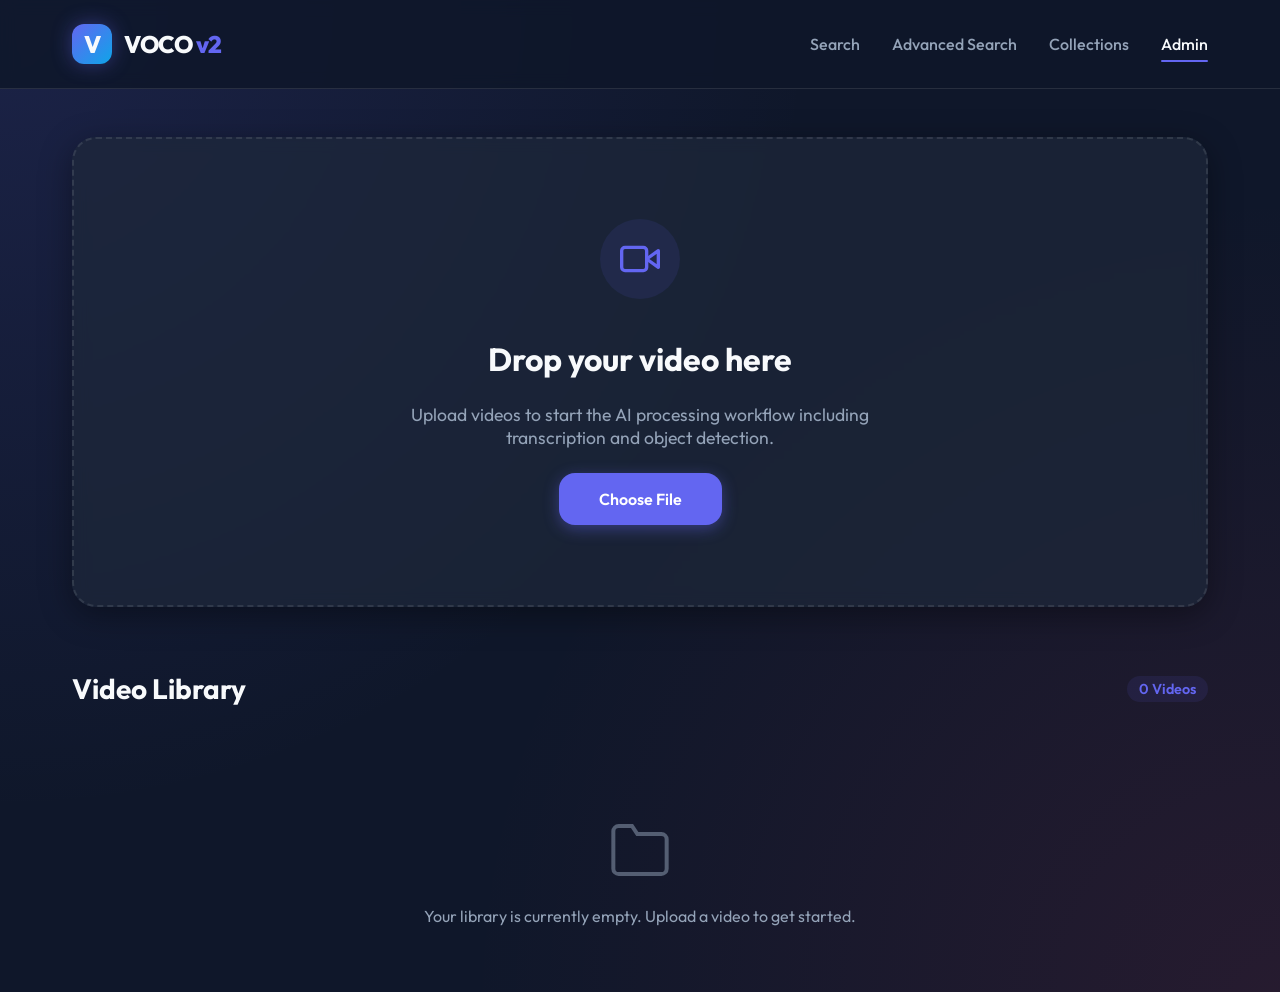
<file: frontend/index.html>
<!DOCTYPE html>
<html lang="en">
<head>
    <meta charset="UTF-8">
    <meta name="viewport" content="width=device-width, initial-scale=1.0">
    <title>VOCO v2 - AI Video Search</title>
    <meta http-equiv="refresh" content="0; url=admin.html">
    <style>
        body {
            background: #0f172a;
            color: white;
            font-family: sans-serif;
            display: flex;
            align-items: center;
            justify-content: center;
            height: 100vh;
            margin: 0;
        }
    </style>
</head>
<body>
    <p>Redirecting to Search...</p>
</body>
</html>
</file>
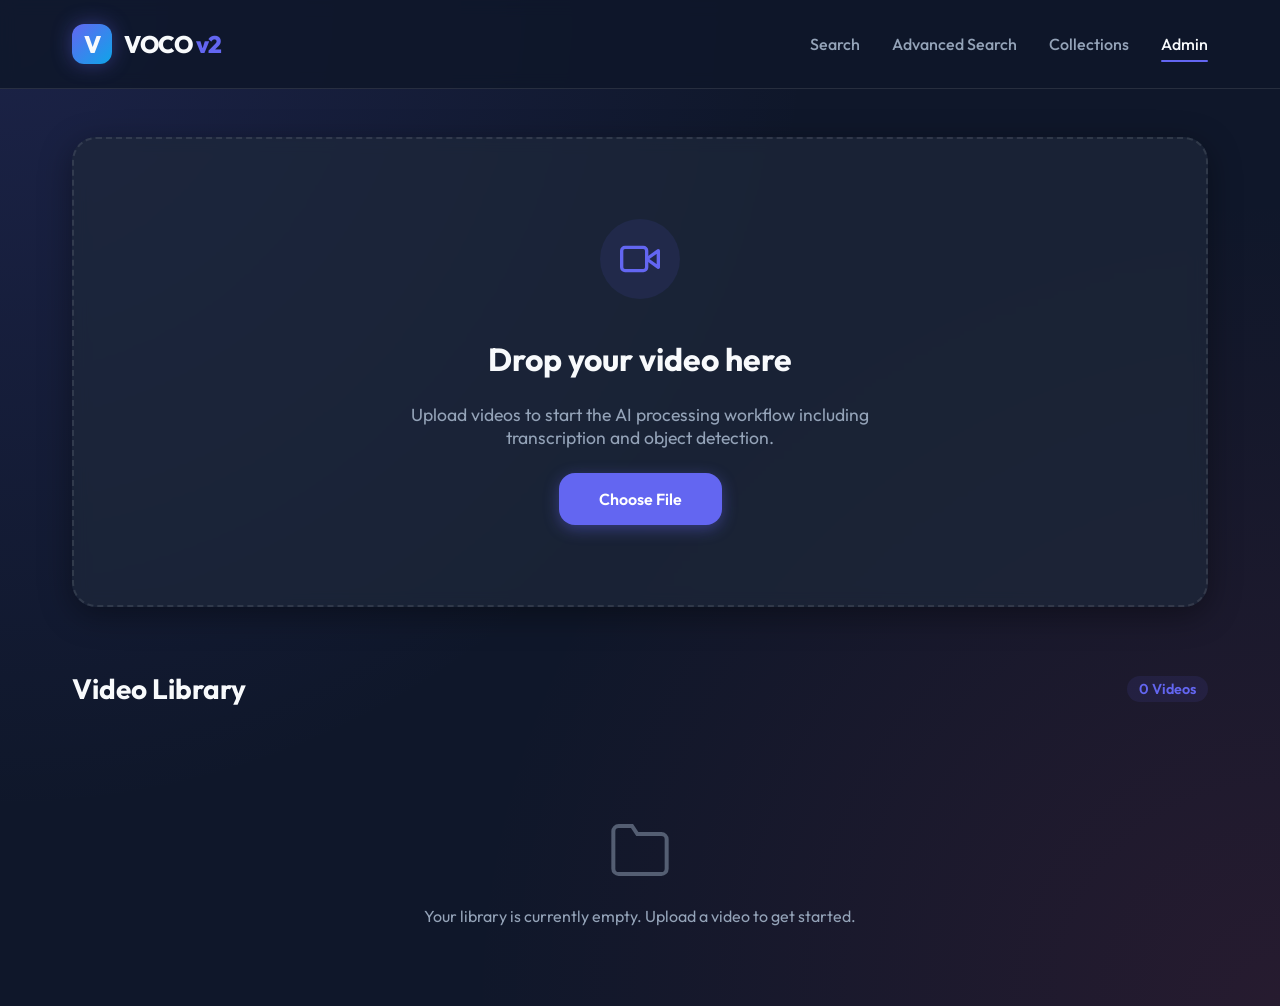
<file: frontend/admin.html>
<!DOCTYPE html>
<html lang="en">
<head>
    <meta charset="UTF-8">
    <meta name="viewport" content="width=device-width, initial-scale=1.0">
    <title>VOCO v2 - AI Video Management</title>
    <link rel="preconnect" href="https://fonts.googleapis.com">
    <link rel="preconnect" href="https://fonts.gstatic.com" crossorigin>
    <link href="https://fonts.googleapis.com/css2?family=Outfit:wght@300;400;500;600;700;800;900&display=swap" rel="stylesheet">
    <link rel="stylesheet" href="admin-style.css">
</head>
<body>
    <header class="header">
        <div class="container">
            <div class="header-content">
                <a href="search.html" class="logo">
                    <div class="logo-icon">V</div>
                    <span class="logo-text">VOCO <span style="color: var(--primary); font-weight: 800;">v2</span></span>
                </a>
                <nav class="nav">
                    <a href="search.html" class="nav-link">Search</a>
                    <a href="advanced-search.html" class="nav-link">Advanced Search</a>
                    <a href="collections.html" class="nav-link">Collections</a>
                    <a href="#" class="nav-link active">Admin</a>
                </nav>
            </div>
        </div>
    </header>

    <main class="main">
        <div class="container">
            <section class="upload-section">
                <div class="glass upload-zone" id="upload-zone">
                    <div class="upload-zone-content">
                        <div class="video-icon">
                            <svg width="40" height="40" viewBox="0 0 24 24" fill="none" stroke="currentColor" stroke-width="2" stroke-linecap="round" stroke-linejoin="round">
                                <path d="M23 7l-7 5 7 5V7z"></path>
                                <rect x="1" y="5" width="15" height="14" rx="2" ry="2"></rect>
                            </svg>
                        </div>
                        <h2>Drop your video here</h2>
                        <p>Upload videos to start the AI processing workflow including transcription and object detection.</p>
                        <button class="choose-btn" id="choose-btn">Choose File</button>
                    </div>
                    <input type="file" id="file-input" accept="video/*" hidden>
                </div>
            </section>

            <section class="videos-section">
                <div class="section-header">
                    <h3 class="section-title">Video Library</h3>
                    <div class="video-count-badge">
                        <span id="video-count">0</span> Videos
                    </div>
                </div>
                
                <div class="videos-grid" id="videos-grid">
                    <!-- Dynamic Content -->
                </div>

                <div class="empty-state" id="empty-state">
                    <svg width="64" height="64" viewBox="0 0 24 24" fill="none" stroke="currentColor" stroke-width="1.5">
                        <path d="M22 19a2 2 0 0 1-2 2H4a2 2 0 0 1-2-2V5a2 2 0 0 1 2-2h5l2 3h9a2 2 0 0 1 2 2z"></path>
                    </svg>
                    <p>Your library is currently empty. Upload a video to get started.</p>
                </div>
            </section>
        </div>
    </main>

    <!-- Upload Progress Modal -->
    <div class="modal hidden" id="upload-modal">
        <div class="glass modal-content upload-progress-card">
            <!-- Header with step number -->
            <div class="modal-step-header">
                <div class="step-badge">1</div>
                <h2 id="modal-title">Upload Your Video</h2>
            </div>
            
            <!-- File Info Row -->
            <div class="file-info-row">
                <div class="file-details">
                    <svg class="file-icon" width="20" height="20" viewBox="0 0 24 24" fill="none" stroke="currentColor" stroke-width="2">
                        <path d="M23 7l-7 5 7 5V7z"></path>
                        <rect x="1" y="5" width="15" height="14" rx="2" ry="2"></rect>
                    </svg>
                    <span id="file-name" class="file-name-text">filename.mp4</span>
                </div>
                <div class="status-badge" id="modal-status-badge">Processing...</div>
            </div>
            
            <!-- Progress Bar -->
            <div class="progress-bar-container">
                <div class="progress-fill" id="progress-fill"></div>
            </div>
            
            <!-- Status Dots -->
            <div class="status-dots-row">
                <div class="status-dot-item" id="dot-uploading">
                    <span class="dot"></span>
                    <span class="dot-label">Uploading</span>
                </div>
                <div class="status-dot-item" id="dot-transcribing">
                    <span class="dot"></span>
                    <span class="dot-label">Transcribing</span>
                </div>
                <div class="status-dot-item" id="dot-ready">
                    <span class="dot"></span>
                    <span class="dot-label">Ready</span>
                </div>
            </div>

            <!-- Terminal Logs -->
            <div class="log-container" id="log-container">
                <div class="log-line system">Waiting for process to start...</div>
            </div>
        </div>
    </div>

    <!-- Success Modal -->
    <div class="modal hidden" id="success-modal">
        <div class="glass modal-content" style="text-align: center;">
            <div style="color: var(--success); margin-bottom: 1.5rem;">
                <svg width="64" height="64" viewBox="0 0 24 24" fill="none" stroke="currentColor" stroke-width="2.5">
                    <polyline points="20 6 9 17 4 12"></polyline>
                </svg>
            </div>
            <h3 style="font-size: 1.5rem; margin-bottom: 1rem;">Process Complete</h3>
            <p style="color: var(--text-muted); margin-bottom: 2rem;">Your video has been successfully indexed and is ready for searching.</p>
            
            <div id="success-results" style="background: rgba(255,255,255,0.05); padding: 1.5rem; border-radius: 1rem; margin-bottom: 2rem; text-align: left;">
                <div style="display: flex; justify-content: space-between; margin-bottom: 0.75rem;">
                    <span style="color: var(--text-muted);">Duration:</span>
                    <span id="success-duration" style="font-weight: 600;">-</span>
                </div>
                <div style="display: flex; justify-content: space-between; margin-bottom: 0.75rem;">
                    <span style="color: var(--text-muted);">Language:</span>
                    <span id="success-language" style="font-weight: 600;">-</span>
                </div>
                <div style="display: flex; justify-content: space-between;">
                    <span style="color: var(--text-muted);">Objects:</span>
                    <span id="success-objects" style="font-weight: 600;">-</span>
                </div>
            </div>
            
            <button class="choose-btn" id="close-success" style="width: 100%;">Return to Library</button>
        </div>
    </div>

    <div class="toast hidden" id="toast">
        <span id="toast-message"></span>
    </div>

    <script src="admin.js"></script>
</body>
</html>
</file>
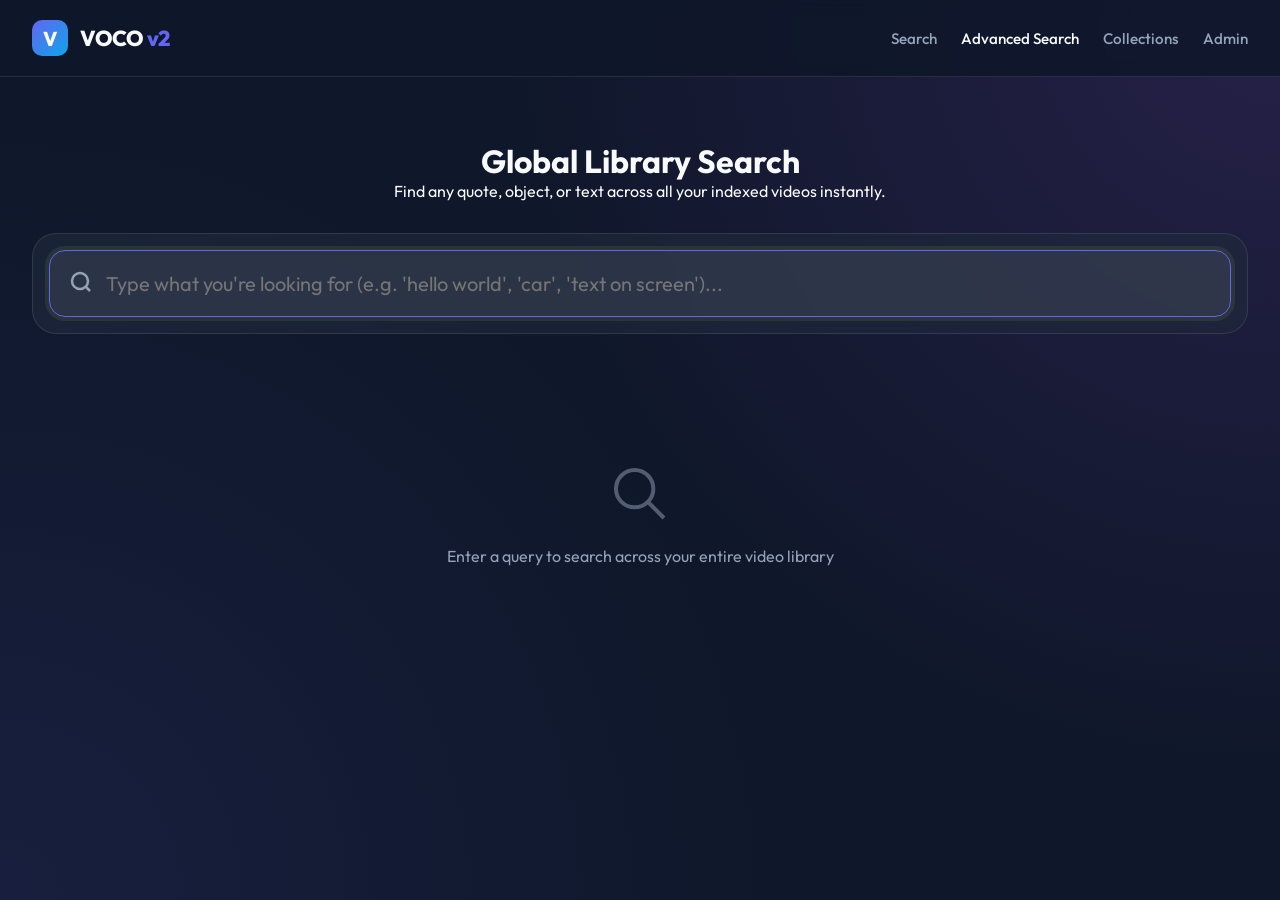
<file: frontend/advanced-search.html>
<!DOCTYPE html>
<html lang="en">
<head>
    <meta charset="UTF-8">
    <meta name="viewport" content="width=device-width, initial-scale=1.0">
    <title>Advanced Search - VOCO v2</title>
    <link rel="preconnect" href="https://fonts.googleapis.com">
    <link rel="preconnect" href="https://fonts.gstatic.com" crossorigin>
    <link href="https://fonts.googleapis.com/css2?family=Outfit:wght@300;400;500;600;700;800;900&display=swap" rel="stylesheet">
    <link rel="stylesheet" href="search-style.css">
    <style>
        .search-hero {
            text-align: center;
            padding: 4rem 0 2rem;
            max-width: 800px;
            margin: 0 auto;
        }
        
        .advanced-search-box {
            margin-bottom: 3rem;
            padding: 1rem;
            border-radius: 1.5rem;
        }
        
        .global-search-input-wrapper {
            position: relative;
            display: flex;
            align-items: center;
        }
        
        .global-search-input {
            width: 100%;
            background: rgba(255, 255, 255, 0.05);
            border: 1px solid rgba(255, 255, 255, 0.1);
            border-radius: 1rem;
            padding: 1.25rem 1.5rem 1.25rem 3.5rem;
            color: white;
            font-size: 1.25rem;
            font-family: inherit;
            transition: all 0.3s ease;
        }
        
        .global-search-input:focus {
            outline: none;
            background: rgba(255, 255, 255, 0.08);
            border-color: var(--primary);
            box-shadow: 0 0 0 4px rgba(107, 124, 58, 0.2);
        }
        
        .global-search-icon {
            position: absolute;
            left: 1.25rem;
            color: var(--text-muted);
            pointer-events: none;
        }
        
        .results-container {
            display: flex;
            flex-direction: column;
            gap: 2.5rem;
        }
        
        .video-result-group {
            border-radius: 1.5rem;
            overflow: hidden;
            background: rgba(255, 255, 255, 0.03);
            border: 1px solid rgba(255, 255, 255, 0.05);
        }
        
        .video-group-header {
            display: flex;
            gap: 1.5rem;
            padding: 1.5rem;
            background: rgba(255, 255, 255, 0.02);
            border-bottom: 1px solid rgba(255, 255, 255, 0.05);
        }
        
        .video-thumbnail-mini {
            width: 160px;
            height: 90px;
            border-radius: 0.75rem;
            background: #000;
            object-fit: cover;
            flex-shrink: 0;
            box-shadow: 0 4px 12px rgba(0,0,0,0.3);
        }
        
        .video-group-info {
            display: flex;
            flex-direction: column;
            justify-content: center;
        }
        
        .video-group-title {
            font-size: 1.25rem;
            font-weight: 700;
            margin-bottom: 0.5rem;
            color: white;
        }
        
        .video-group-meta {
            font-size: 0.85rem;
            color: var(--text-muted);
            display: flex;
            gap: 1rem;
        }
        
        .matches-list {
            padding: 1rem;
            display: flex;
            flex-direction: column;
            gap: 0.75rem;
        }
        
        .match-card {
            display: flex;
            align-items: center;
            gap: 1.25rem;
            padding: 1rem 1.25rem;
            border-radius: 0.75rem;
            background: rgba(255, 255, 255, 0.02);
            border: 1px solid transparent;
            cursor: pointer;
            transition: all 0.2s ease;
        }
        
        .match-card:hover {
            background: rgba(255, 255, 255, 0.06);
            border-color: rgba(255, 255, 255, 0.1);
            transform: translateX(4px);
        }
        
        .match-timestamp {
            background: var(--primary);
            color: white;
            padding: 0.25rem 0.6rem;
            border-radius: 0.4rem;
            font-size: 0.75rem;
            font-weight: 700;
            min-width: 60px;
            text-align: center;
        }
        
        .match-content {
            flex-grow: 1;
        }
        
        .match-text {
            font-size: 0.95rem;
            line-height: 1.5;
            color: var(--text-primary);
        }
        
        .match-type-badge {
            font-size: 0.7rem;
            text-transform: uppercase;
            letter-spacing: 0.05em;
            padding: 0.2rem 0.5rem;
            border-radius: 100px;
            background: rgba(255,255,255,0.05);
            color: var(--text-muted);
            margin-left: 1rem;
            font-weight: 600;
        }
        
        .match-type-transcript { border-left: 3px solid var(--primary); }
        .match-type-object { border-left: 3px solid var(--accent-orange); }
        .match-type-ocr { border-left: 3px solid #3498db; }
        
        mark {
            background: rgba(107, 124, 58, 0.4);
            color: white;
            padding: 0 2px;
            border-radius: 2px;
        }
        
        .empty-state-global {
            text-align: center;
            padding: 5rem 0;
            color: var(--text-muted);
        }
        
        .loading-spinner {
            display: flex;
            justify-content: center;
            padding: 3rem;
        }
        
        @keyframes spin {
            to { transform: rotate(360deg); }
        }
        
        .spinner {
            width: 40px;
            height: 40px;
            border: 3px solid rgba(255,255,255,0.1);
            border-top-color: var(--primary);
            border-radius: 50%;
            animation: spin 0.8s linear infinite;
        }
    </style>
</head>
<body>
    <header class="header">
        <div class="container">
            <div class="header-content">
                <a href="search.html" class="logo">
                    <div class="logo-icon">V</div>
                    <span class="logo-text">VOCO <span style="color: var(--primary); font-weight: 800;">v2</span></span>
                </a>
                <nav class="nav">
                    <a href="search.html" class="nav-link">Search</a>
                    <a href="advanced-search.html" class="nav-link active">Advanced Search</a>
                    <a href="collections.html" class="nav-link">Collections</a>
                    <a href="admin.html" class="nav-link">Admin</a>
                </nav>
            </div>
        </div>
    </header>

    <main class="main">
        <div class="container">
            <div class="search-hero">
                <h1>Global Library Search</h1>
                <p>Find any quote, object, or text across all your indexed videos instantly.</p>
            </div>

            <div class="glass advanced-search-box">
                <div class="global-search-input-wrapper">
                    <div class="global-search-icon">
                        <svg width="24" height="24" viewBox="0 0 24 24" fill="none" stroke="currentColor" stroke-width="2.5">
                            <circle cx="11" cy="11" r="8"></circle>
                            <line x1="21" y1="21" x2="16.65" y2="16.65"></line>
                        </svg>
                    </div>
                    <input type="text" id="global-search-input" class="global-search-input" placeholder="Type what you're looking for (e.g. 'hello world', 'car', 'text on screen')..." autocomplete="off" autofocus>
                </div>
            </div>

            <div id="results-count-global" style="margin-bottom: 1.5rem; color: var(--text-muted); font-size: 0.9rem;"></div>

            <div id="global-results-container" class="results-container">
                <!-- Results will be injected here -->
                <div class="empty-state-global">
                    <svg width="64" height="64" viewBox="0 0 24 24" fill="none" stroke="currentColor" stroke-width="1.5" style="margin-bottom: 1rem; opacity: 0.5;">
                        <path d="M21 21l-6-6m2-5a7 7 0 11-14 0 7 7 0 0114 0z"></path>
                    </svg>
                    <p>Enter a query to search across your entire video library</p>
                </div>
            </div>
        </div>
    </main>

    <script src="advanced-search.js"></script>
</body>
</html>
</file>
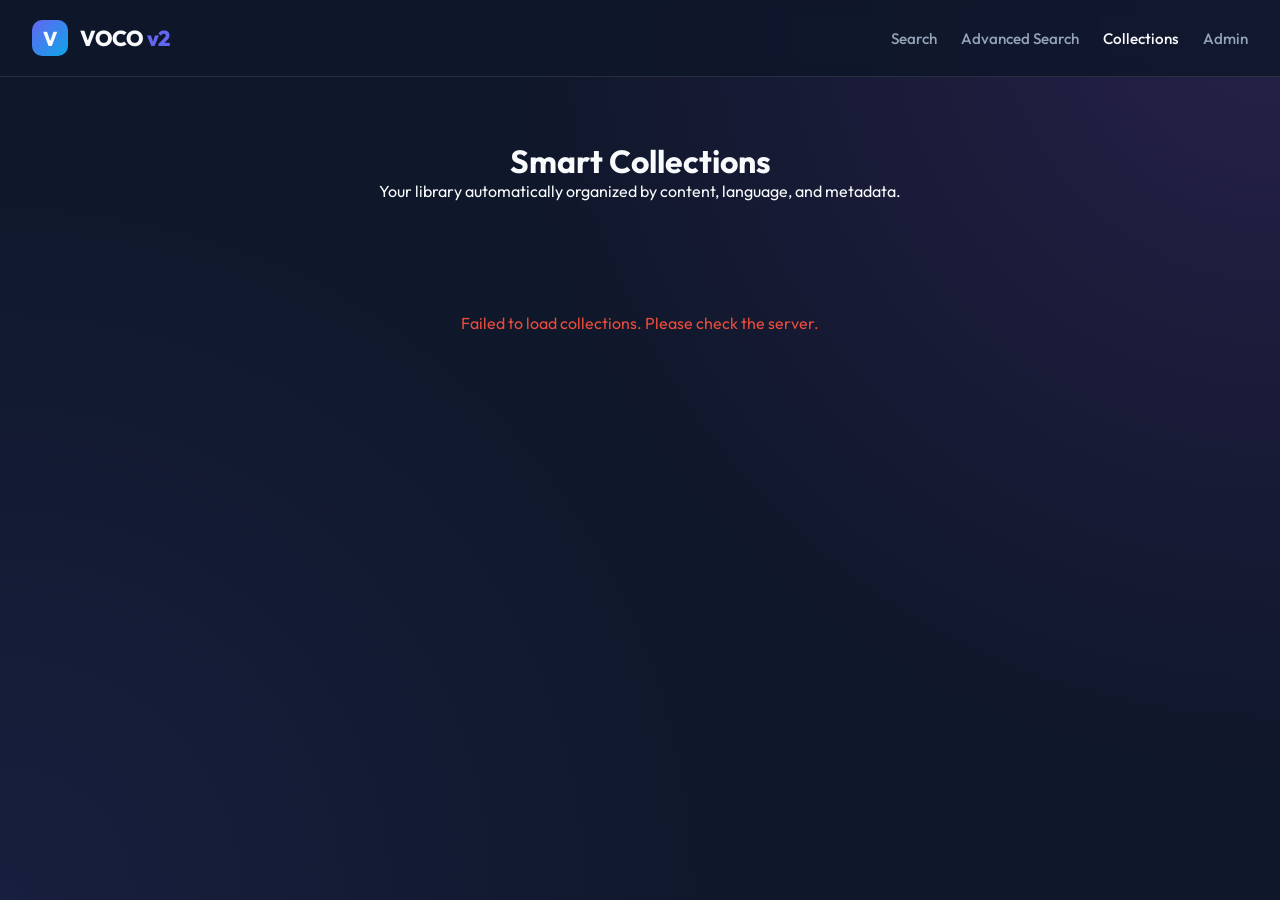
<file: frontend/collections.html>
<!DOCTYPE html>
<html lang="en">
<head>
    <meta charset="UTF-8">
    <meta name="viewport" content="width=device-width, initial-scale=1.0">
    <title>Smart Collections - VOCO v2</title>
    <link rel="preconnect" href="https://fonts.googleapis.com">
    <link rel="preconnect" href="https://fonts.gstatic.com" crossorigin>
    <link href="https://fonts.googleapis.com/css2?family=Outfit:wght@300;400;500;600;700;800;900&display=swap" rel="stylesheet">
    <link rel="stylesheet" href="search-style.css">
    <style>
        .collections-hero {
            text-align: center;
            padding: 4rem 0 2rem;
        }
        
        .collections-grid {
            display: grid;
            grid-template-columns: repeat(auto-fill, minmax(300px, 1fr));
            gap: 2rem;
            margin-top: 2rem;
        }
        
        .collection-card {
            background: rgba(255, 255, 255, 0.03);
            border: 1px solid rgba(255, 255, 255, 0.05);
            border-radius: 1.5rem;
            padding: 2rem;
            text-align: center;
            cursor: pointer;
            transition: all 0.3s ease;
            position: relative;
            overflow: hidden;
        }
        
        .collection-card:hover {
            transform: translateY(-8px);
            background: rgba(255, 255, 255, 0.06);
            border-color: var(--primary);
        }
        
        .collection-icon {
            width: 64px;
            height: 64px;
            background: rgba(107, 124, 58, 0.1);
            color: var(--primary);
            border-radius: 1rem;
            display: flex;
            align-items: center;
            justify-content: center;
            margin: 0 auto 1.5rem;
        }
        
        .collection-name {
            font-size: 1.5rem;
            font-weight: 700;
            margin-bottom: 0.5rem;
            color: white;
        }
        
        .collection-count {
            color: var(--text-muted);
            font-size: 0.9rem;
        }
        
        .category-title {
            margin-top: 4rem;
            font-size: 1.25rem;
            font-weight: 700;
            color: var(--primary);
            text-transform: uppercase;
            letter-spacing: 0.1em;
            display: flex;
            align-items: center;
            gap: 1rem;
        }
        
        .category-title::after {
            content: '';
            flex-grow: 1;
            height: 1px;
            background: rgba(255, 255, 255, 0.1);
        }
        
        /* Video List Overlay */
        .collection-overlay {
            position: fixed;
            top: 0;
            left: 0;
            width: 100%;
            height: 100%;
            background: rgba(15, 23, 42, 0.95);
            backdrop-filter: blur(10px);
            z-index: 1000;
            display: none;
            overflow-y: auto;
            padding: 4rem 2rem;
        }
        
        .overlay-header {
            max-width: 1200px;
            margin: 0 auto 3rem;
            display: flex;
            align-items: center;
            justify-content: space-between;
        }
        
        .close-overlay {
            background: rgba(255, 255, 255, 0.05);
            border: none;
            color: white;
            padding: 0.75rem;
            border-radius: 50%;
            cursor: pointer;
            transition: all 0.2s;
        }
        
        .close-overlay:hover {
            background: rgba(255, 255, 255, 0.1);
            color: #e74c3c;
        }
        
        .video-grid-overlay {
            max-width: 1200px;
            margin: 0 auto;
            display: grid;
            grid-template-columns: repeat(auto-fill, minmax(280px, 1fr));
            gap: 2rem;
        }
        
        .video-card-mini {
            background: rgba(255, 255, 255, 0.03);
            border-radius: 1rem;
            overflow: hidden;
            border: 1px solid rgba(255, 255, 255, 0.05);
            transition: all 0.2s;
            cursor: pointer;
        }
        
        .video-card-mini:hover {
            transform: scale(1.03);
            border-color: var(--primary);
        }
        
        .card-thumb {
            width: 100%;
            aspect-ratio: 16/9;
            background: #000;
            object-fit: cover;
        }
        
        .card-info {
            padding: 1rem;
        }
        
        .card-title {
            font-weight: 600;
            font-size: 0.95rem;
            margin-bottom: 0.25rem;
            white-space: nowrap;
            overflow: hidden;
            text-overflow: ellipsis;
        }
        
        .card-meta {
            font-size: 0.8rem;
            color: var(--text-muted);
        }
    </style>
</head>
<body>
    <header class="header">
        <div class="container">
            <div class="header-content">
                <a href="search.html" class="logo">
                    <div class="logo-icon">V</div>
                    <span class="logo-text">VOCO <span style="color: var(--primary); font-weight: 800;">v2</span></span>
                </a>
                <nav class="nav">
                    <a href="search.html" class="nav-link">Search</a>
                    <a href="advanced-search.html" class="nav-link">Advanced Search</a>
                    <a href="collections.html" class="nav-link active">Collections</a>
                    <a href="admin.html" class="nav-link">Admin</a>
                </nav>
            </div>
        </div>
    </header>

    <main class="main">
        <div class="container">
            <div class="collections-hero">
                <h1>Smart Collections</h1>
                <p>Your library automatically organized by content, language, and metadata.</p>
            </div>

            <div id="collections-container">
                <!-- Categories and Cards will be injected here -->
                <div style="text-align: center; padding: 5rem;">
                    <div class="spinner" style="margin: 0 auto;"></div>
                    <p style="margin-top: 1rem; color: var(--text-muted);">Organizing your library...</p>
                </div>
            </div>
        </div>
    </main>

    <!-- Collection Overlay -->
    <div id="collection-overlay" class="collection-overlay">
        <div class="overlay-header">
            <div>
                <h2 id="overlay-title" style="font-size: 2.5rem; font-weight: 800; margin-bottom: 0.5rem;">Collection Name</h2>
                <p id="overlay-subtitle" style="color: var(--text-muted);">X videos in this collection</p>
            </div>
            <button class="close-overlay" id="close-overlay">
                <svg width="24" height="24" viewBox="0 0 24 24" fill="none" stroke="currentColor" stroke-width="2">
                    <line x1="18" y1="6" x2="6" y2="18"></line>
                    <line x1="6" y1="6" x2="18" y2="18"></line>
                </svg>
            </button>
        </div>
        <div id="video-grid-overlay" class="video-grid-overlay">
            <!-- Videos will be injected here -->
        </div>
    </div>

    <script src="collections.js"></script>
</body>
</html>
</file>
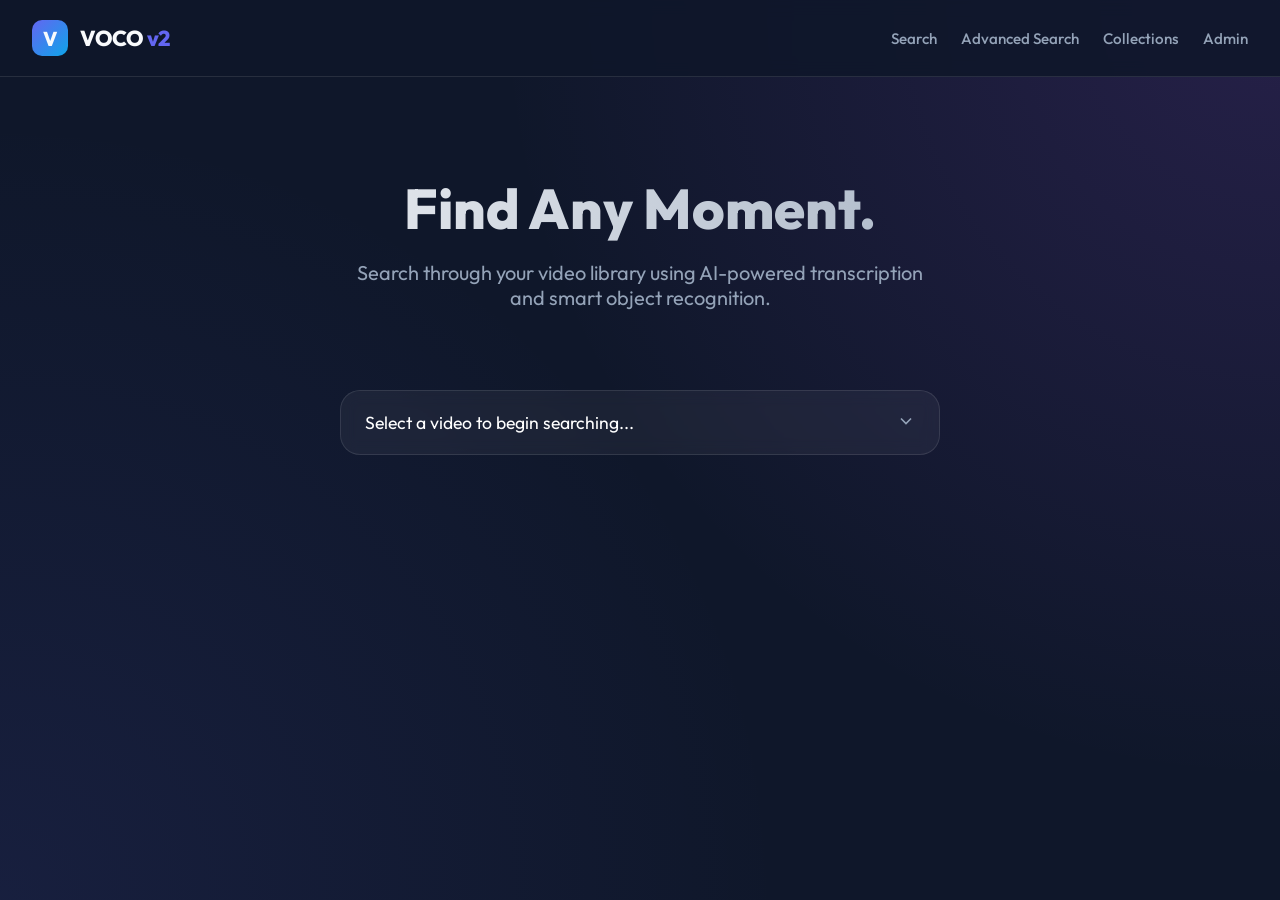
<file: frontend/search.html>
<!DOCTYPE html>
<html lang="en">
<head>
    <meta charset="UTF-8">
    <meta name="viewport" content="width=device-width, initial-scale=1.0">
    <title>VOCO v2 - AI Video Search</title>
    <link rel="preconnect" href="https://fonts.googleapis.com">
    <link rel="preconnect" href="https://fonts.gstatic.com" crossorigin>
    <link href="https://fonts.googleapis.com/css2?family=Outfit:wght@300;400;500;600;700;800;900&display=swap" rel="stylesheet">
    <link rel="stylesheet" href="search-style.css">
</head>
<body>
    <header class="header">
        <div class="container">
            <div class="header-content">
                <a href="search.html" class="logo">
                    <div class="logo-icon">V</div>
                    <span class="logo-text">VOCO <span style="color: var(--primary); font-weight: 800;">v2</span></span>
                </a>
                <nav class="nav">
                    <a href="search.html" class="nav-link">Search</a>
                    <a href="advanced-search.html" class="nav-link">Advanced Search</a>
                    <a href="collections.html" class="nav-link">Collections</a>
                    <a href="admin.html" class="nav-link">Admin</a>
                </nav>
            </div>
        </div>
    </header>

    <main class="main">
        <!-- Initial Video Selection -->
        <div id="selection-view" class="container">
            <div class="hero">
                <h1>Find Any Moment.</h1>
                <p>Search through your video library using AI-powered transcription and smart object recognition.</p>
            </div>
            
            <div class="video-selector-container">
                <select id="video-dropdown" class="video-dropdown glass">
                    <option value="">Select a video to begin searching...</option>
                </select>
                <div style="position: absolute; right: 1.5rem; top: 50%; transform: translateY(-50%); pointer-events: none; color: var(--text-muted);">
                    <svg width="20" height="20" viewBox="0 0 24 24" fill="none" stroke="currentColor" stroke-width="2">
                        <path d="M6 9l6 6 6-6"></path>
                    </svg>
                </div>
            </div>
        </div>

        <!-- Active Search View -->
        <div id="search-view" class="container hidden">
            <div style="display: flex; align-items: center; justify-content: space-between; margin: 2rem 0;">
                <h2 id="current-video-name" style="font-size: 1.5rem; font-weight: 700;">Video Title</h2>
                <button id="back-btn" class="tab-btn" style="background: rgba(255,255,255,0.05); padding: 0.5rem 1rem; border-radius: 0.5rem; border: none; color: white; cursor: pointer; display: flex; align-items: center; gap: 0.5rem;">
                    <svg width="18" height="18" viewBox="0 0 24 24" fill="none" stroke="currentColor" stroke-width="2">
                        <path d="M19 12H5M12 19l-7-7 7-7"></path>
                    </svg>
                    Switch Video
                </button>
            </div>

            <div class="search-layout">
                <div class="main-content">
                    <div class="glass search-box">
                        <div class="search-tabs">
                            <button class="tab-btn active" data-tab="transcript">Transcript</button>
                            <button class="tab-btn" data-tab="objects">Objects</button>
                            <button class="tab-btn" data-tab="visual-text">Visual Text</button>
                        </div>

                        <div class="search-input-wrapper">
                            <div class="search-icon-abs">
                                <svg width="20" height="20" viewBox="0 0 24 24" fill="none" stroke="currentColor" stroke-width="2.5">
                                    <circle cx="11" cy="11" r="8"></circle>
                                    <line x1="21" y1="21" x2="16.65" y2="16.65"></line>
                                </svg>
                            </div>
                            <input type="text" id="search-input" class="search-input" placeholder="What are you looking for?" autocomplete="off">
                        </div>

                        <!-- Filter Tags Container -->
                        <div id="filter-tags-section" class="filter-tags-section hidden">
                            <span class="filter-label">Common:</span>
                            <div id="filter-tags-container" style="display: flex; flex-wrap: wrap; gap: 0.5rem;">
                                <!-- Dynamic Tags -->
                            </div>
                        </div>
                    </div>

                    <!-- Full Transcript Collapsible (Kept from last version) -->
                    <div class="transcript-collapsible glass" style="margin-top: 1rem;">
                        <button class="collapsible-trigger" id="transcript-trigger">
                            <div class="trigger-content">
                                <svg width="18" height="18" viewBox="0 0 24 24" fill="none" stroke="currentColor" stroke-width="2">
                                    <path d="M14 2H6a2 2 0 0 0-2 2v16a2 2 0 0 0 2 2h12a2 2 0 0 0 2-2V8z"></path>
                                    <polyline points="14 2 14 8 20 8"></polyline>
                                </svg>
                                <span id="trigger-text">Show Full Transcript</span>
                            </div>
                            <svg class="chevron" width="20" height="20" viewBox="0 0 24 24" fill="none" stroke="currentColor" stroke-width="2">
                                <path d="M6 9l6 6 6-6"></path>
                            </svg>
                        </button>
                        <div class="collapsible-content hidden" id="full-transcript-content">
                            <div class="transcript-loading">Loading transcript...</div>
                        </div>
                    </div>

                    <div class="player-container glass" style="margin-top: 1rem;">
                        <video id="video-player" controls preload="auto"></video>
                        
                        <div class="timeline-wrapper">
                            <div class="timeline-labels">
                                <span>Speech</span>
                                <span>Objects</span>
                                <span>Visual Text</span>
                            </div>
                            <div class="timeline-container" id="timeline-container">
                                <div class="timeline-layer" id="layer-transcript"></div>
                                <div class="timeline-layer" id="layer-objects"></div>
                                <div class="timeline-layer" id="layer-visual-text"></div>
                                <div class="timeline-playhead" id="timeline-playhead"></div>
                            </div>
                            <div class="timeline-time">
                                <span id="current-time">00:00</span>
                                <span id="total-time">00:00</span>
                            </div>
                        </div>
                    </div>
                </div>

                <aside class="sidebar">
                    <div class="glass results-panel">
                        <div class="results-header">
                            <h3 style="font-size: 1.15rem; font-weight: 700;">Results</h3>
                            <span id="results-count" style="font-size: 0.85rem; color: var(--text-muted);">0 found</span>
                        </div>
                        <div id="results-list" class="results-list">
                            <!-- Dynamic Results -->
                            <div id="empty-results" style="text-align: center; padding: 3rem 1rem; color: var(--text-muted);">
                                Enter a query to see results
                            </div>
                        </div>
                    </div>
                </aside>
            </div>
        </div>
    </main>

    <div class="toast hidden" id="toast">
        <span id="toast-message"></span>
    </div>

    <script src="search.js"></script>
</body>
</html>
</file>
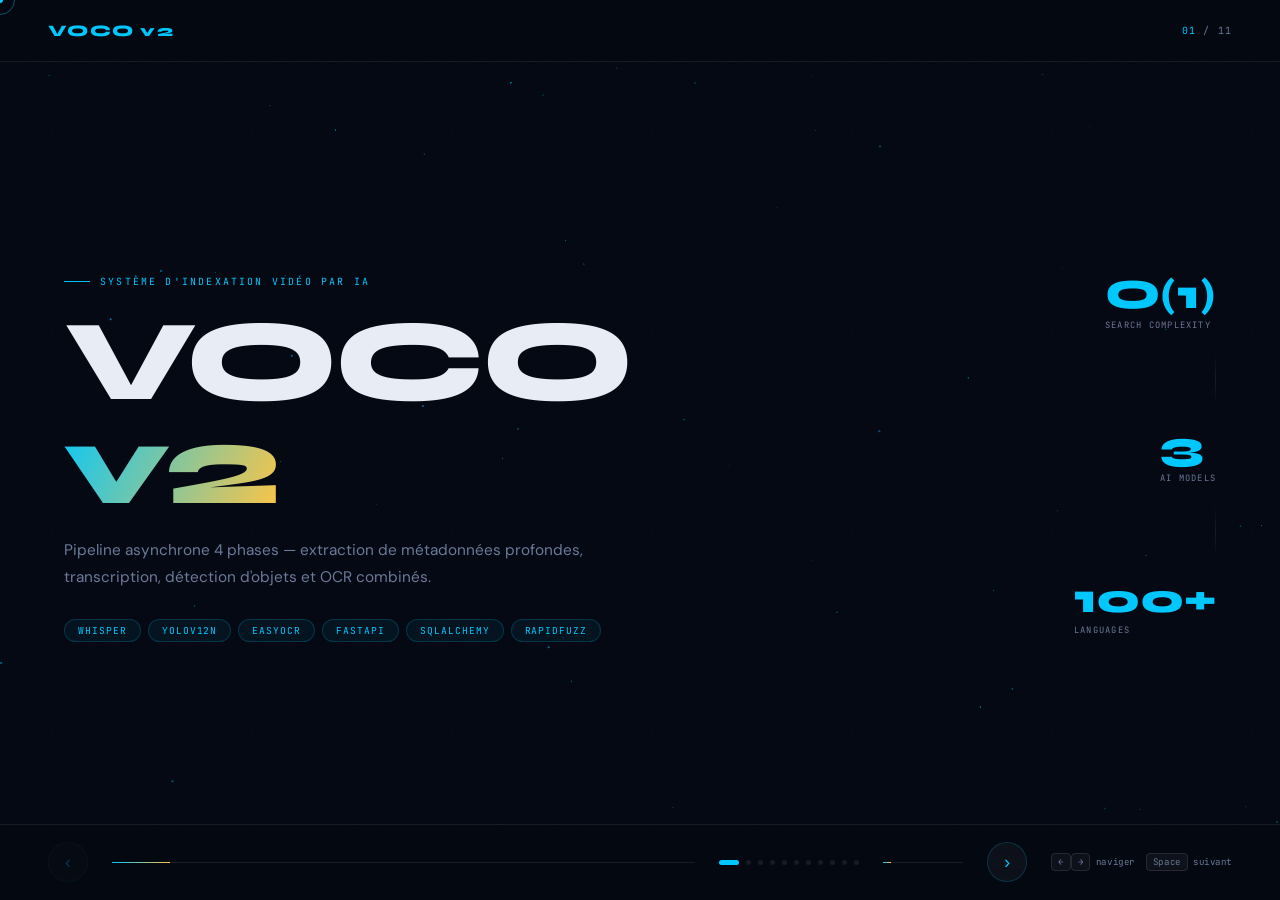
<file: presentation/presentation.html>
<!DOCTYPE html>
<html lang="fr">
<head>
<meta charset="UTF-8">
<meta name="viewport" content="width=device-width, initial-scale=1.0">
<title>VOCO v2 — AI Video Indexing System</title>
<link rel="preconnect" href="https://fonts.googleapis.com">
<link href="https://fonts.googleapis.com/css2?family=Syne:wght@400;600;700;800&family=DM+Sans:wght@300;400;500;700&family=JetBrains+Mono:wght@300;400;500&display=swap" rel="stylesheet">
<link rel="stylesheet" href="presentation.css">
</head>
<body>
<div id="cd"></div>
<div id="cr"></div>
<canvas id="bg"></canvas>
<div id="noise"></div>

<header id="top">
  <div class="logo">VOCO v2</div>
  <div class="slide-counter"><em id="cur">01</em> / <span id="tot">10</span></div>
</header>

<main id="deck">

  <section class="slide on" data-i="0">
    <div class="inner">
      <div class="hero-grid stg">
        <div>
          <div class="hero-kicker">Système d'Indexation Vidéo par IA</div>
          <h1 class="h1">VOCO<br><span class="gradient-text">v2</span></h1>
          <p class="lead" style="margin-top:1.2rem">Pipeline asynchrone 4 phases — extraction de métadonnées profondes, transcription, détection d'objets et OCR combinés.</p>
          <div class="hero-pills">
            <span class="pill">Whisper</span><span class="pill">YOLOv12n</span><span class="pill">EasyOCR</span><span class="pill">FastAPI</span><span class="pill">SQLAlchemy</span><span class="pill">RapidFuzz</span>
          </div>
        </div>
        <div class="hero-right">
          <div class="hstat"><div class="n">O(1)</div><div class="l">Search Complexity</div></div>
          <div class="hdiv"></div>
          <div class="hstat"><div class="n">3</div><div class="l">AI Models</div></div>
          <div class="hdiv"></div>
          <div class="hstat"><div class="n">100+</div><div class="l">Languages</div></div>
        </div>
      </div>
    </div>
  </section>

  <section class="slide" data-i="1">
    <div class="inner">
      <div class="hero-grid stg">
        <div>
          <div class="hero-kicker">Présentation Générale</div>
          <h2 class="h2">Equipe & Mission</h2>
          <p class="lead" style="margin-top:1.2rem">VOCO v2 est une plateforme d'indexation vidéo IA conçue pour rendre les contenus multimédias entièrement recherchables, rapides et sûrs.</p>
          <div class="hero-copy" style="margin-top:1rem;max-width:34rem;font-size:1rem;line-height:1.8;color:rgba(255,255,255,.82);">
            Projet réalisé par <strong>Med Adem Hattay</strong> et <strong>Talel Saadani</strong>, deux étudiants en IA qui réinventent l’analyse vidéo en combinant vision, transcription et recherche sémantique.
          </div>
          <div class="hero-pills" style="margin-top:1.8rem">
            <span class="pill">Med Adem Hattay</span><span class="pill">Talel Saadani</span><span class="pill">Vision IA</span><span class="pill">3D Créatif</span>
          </div>
        </div>
        <div class="project-3d-card">
          <div class="project-3d-ring"></div>
          <div class="project-3d-inner">
            <div class="cube-face face-front">VOCO</div>
            <div class="cube-face face-right">v2</div>
            <div class="cube-face face-top">AI</div>
          </div>
          <div class="project-3d-meta">
            <div class="project-meta-title">Med Adem Hattay &amp; Talel Saadani</div>
            <div class="project-meta-sub">Animation 3D, branding futuriste et concept d’IA immersif</div>
          </div>
          <div class="project-highlights">
            <div class="highlight">🚀 Performance en temps réel</div>
            <div class="highlight">🎯 Recherche multimodale</div>
            <div class="highlight">🔒 Confidentialité locale</div>
          </div>
        </div>
      </div>
    </div>
  </section>

  <section class="slide" data-i="2">
    <div class="inner">
      <div class="stg">
        <div class="eyebrow">Vue d'ensemble</div>
        <h2 class="h2">Au programme<br>de cette présentation</h2>
      </div>
      <div class="toc-grid stg">
        <div class="toc-card c1"><div class="toc-n">01</div><div class="toc-t">Pipeline de Traitement</div><div class="toc-d">4 phases asynchrones — de l'upload à la recherche multi-modale</div></div>
        <div class="toc-card c7"><div class="toc-n">02</div><div class="toc-t">Présentation Projet</div><div class="toc-d">Equipe, mission et animation 3D immersive du projet</div></div>
        <div class="toc-card c2"><div class="toc-n">03</div><div class="toc-t">Modèles IA</div><div class="toc-d">Whisper, YOLOv12n, EasyOCR — sélection, config, benchmarks</div></div>
        <div class="toc-card c3"><div class="toc-n">04</div><div class="toc-t">Comparaison Tech</div><div class="toc-d">Nos choix vs les alternatives du marché — pourquoi</div></div>
        <div class="toc-card c4"><div class="toc-n">05</div><div class="toc-t">Fonctionnalités</div><div class="toc-d">Recherche multi-modale, timeline O(1), support 100+ langues</div></div>
        <div class="toc-card c5"><div class="toc-n">06</div><div class="toc-t">Performance</div><div class="toc-d">Métriques clés, benchmarks, paramètres d'optimisation</div></div>
        <div class="toc-card c6"><div class="toc-n">07</div><div class="toc-t">Architecture & Stack</div><div class="toc-d">FastAPI, SQLAlchemy, PyTorch, FFMPEG — les 4 piliers</div></div>
      </div>
    </div>
  </section>

  <section class="slide" data-i="3">
    <div class="inner">
      <div class="stg">
        <div class="eyebrow">Processing Pipeline</div>
        <h2 class="h2">4 phases.<br>Zéro blocage serveur.</h2>
        <p class="lead" style="margin-top:.7rem">Flux asynchrone strict — aucun thread bloquant, le serveur reste disponible pendant tout le traitement IA.</p>
      </div>
      <div class="pipe-grid stg">
        <div class="phase" data-n="01">
          <div class="ph-ey">Phase 01</div>
          <div class="ph-nm">Ingestion</div>
          <ul class="ph-ul">
            <li>Upload <code style="font-size:.75em;color:var(--cyan)">/api/upload</code> avec UUID unique</li>
            <li>FFMPEG — métadonnées + thumbnail au midpoint</li>
            <li>Flux SSE enregistré pour suivi temps réel</li>
          </ul>
        </div>
        <div class="phase" data-n="02">
          <div class="ph-ey">Phase 02</div>
          <div class="ph-nm">AI Processing</div>
          <ul class="ph-ul">
            <li>Whisper transcrit l'audio, horodatage mot/mot</li>
            <li>YOLO détecte objets à 1fps, bounding boxes</li>
            <li>EasyOCR extrait texte visuel des frames</li>
          </ul>
        </div>
        <div class="phase" data-n="03">
          <div class="ph-ey">Phase 03</div>
          <div class="ph-nm">Stockage</div>
          <ul class="ph-ul">
            <li>SQLAlchemy ORM — MySQL ou SQLite</li>
            <li>Video → Segments → Words → Objects → VisualText</li>
            <li>Événement 100% déverrouille la vidéo</li>
          </ul>
        </div>
        <div class="phase" data-n="04">
          <div class="ph-ey">Phase 04</div>
          <div class="ph-nm">Recherche</div>
          <ul class="ph-ul">
            <li>RapidFuzz — fautes de frappe tolérées</li>
            <li>Index HashMap O(1) → timeline instantanée</li>
            <li>Multi-modal : transcriptions, objets, OCR</li>
          </ul>
        </div>
      </div>
    </div>
  </section>

  <section class="slide" data-i="4">
    <div class="inner">
      <div class="stg">
        <div class="eyebrow">Modèles d'Intelligence Artificielle</div>
        <h2 class="h2">Trois couches.<br>Un seul worker.</h2>
      </div>
      <div class="models-grid stg">
        <div class="mc w">
          <span class="mc-ico">🎙️</span>
          <div class="mc-name">OpenAI Whisper</div>
          <div class="mc-type">Audio Transcription</div>
          <p class="mc-body">Isole la piste audio du conteneur vidéo. Génère des horodatages exacts au niveau du mot — navigation temporelle précise à la seconde.</p>
          <div class="mc-stats">
            <div><div class="ms-val">~100</div><div class="ms-lbl">Langues</div></div>
            <div><div class="ms-val">6-8%</div><div class="ms-lbl">Error Rate</div></div>
          </div>
        </div>
        <div class="mc y">
          <span class="mc-ico">👁️</span>
          <div class="mc-name">YOLOv12n</div>
          <div class="mc-type">Object Detection</div>
          <p class="mc-body">Échantillonne à 1fps, conf=0.45, FP16 half-precision. 80+ classes COCO. 50% d'économie VRAM avec précision quasi-identique.</p>
          <div class="mc-stats">
            <div><div class="ms-val">80+</div><div class="ms-lbl">Classes COCO</div></div>
            <div><div class="ms-val">2×</div><div class="ms-lbl">vs YOLOv8</div></div>
          </div>
        </div>
        <div class="mc o">
          <span class="mc-ico">📄</span>
          <div class="mc-name">EasyOCR</div>
          <div class="mc-type">Visual Text Recognition</div>
          <p class="mc-body">Extrait tout texte visible — panneaux, slides, affiches. GPU partagé avec YOLO. Filtrage de confiance à 0.3 pour éviter le bruit.</p>
          <div class="mc-stats">
            <div><div class="ms-val">1fps</div><div class="ms-lbl">Optimal Rate</div></div>
            <div><div class="ms-val">0.3</div><div class="ms-lbl">Conf Seuil</div></div>
          </div>
        </div>
      </div>
    </div>
  </section>

  <section class="slide" data-i="5">
    <div class="inner">
      <div class="stg">
        <div class="eyebrow">Comparaison IA</div>
        <h2 class="h2">Notre stack IA<br>contre les alternatives.</h2>
      </div>
      <div class="cmp-grid stg">
        <div class="cmp-col">
          <div class="cmp-hd g">👁 Computer Vision</div>
          <div class="cmp-row">
            <div class="cmp-t"><span class="ct-badge u">Utilisé</span><div class="ct-nm">YOLOv12n</div><div class="ct-spec">Optimisé pour vitesse</div><div class="ct-spec">FP16 / VRAM réduite</div><div class="ct-spec">Meilleur pour edge et local</div></div>
            <div class="cmp-t"><span class="ct-badge a">Alternative</span><div class="ct-nm">YOLOv8</div><div class="ct-spec">Modèle plus lourd</div><div class="ct-spec">FP32 standard</div><div class="ct-spec">Plus de coût / VRAM</div></div>
          </div>
        </div>
        <div class="cmp-col">
          <div class="cmp-hd y">🗣 NLP / ASR</div>
          <div class="cmp-row">
            <div class="cmp-t"><span class="ct-badge u">Utilisé</span><div class="ct-nm">OpenAI Whisper</div><div class="ct-spec">Local / offline</div><div class="ct-spec">Word timestamps</div><div class="ct-spec">Contrôle complet</div></div>
            <div class="cmp-t"><span class="ct-badge a">Alternative</span><div class="ct-nm">Google Speech-to-Text</div><div class="ct-spec">Cloud dépendant</div><div class="ct-spec">API payante</div><div class="ct-spec">Moins de confidentialité</div></div>
          </div>
        </div>
        <div class="cmp-col">
          <div class="cmp-hd r">📝 OCR</div>
          <div class="cmp-row">
            <div class="cmp-t"><span class="ct-badge u">Utilisé</span><div class="ct-nm">EasyOCR</div><div class="ct-spec">Open source</div><div class="ct-spec">GPU accéléré</div><div class="ct-spec">Local et maîtrisable</div></div>
            <div class="cmp-t"><span class="ct-badge a">Alternative</span><div class="ct-nm">Google Vision OCR</div><div class="ct-spec">Cloud API</div><div class="ct-spec">Coût à l'usage</div><div class="ct-spec">Dépendance externe</div></div>
          </div>
        </div>
      </div>
      <div class="reasons stg">
        <div class="rsn"><div class="rsn-ico">⚡</div><div class="rsn-t"><strong>Performance</strong>Latence plus faible, exécution locale, rapidité maximum.</div></div>
        <div class="rsn"><div class="rsn-ico">🔧</div><div class="rsn-t"><strong>Contrôle</strong>Configuration, pipeline et données 100% maîtrisés.</div></div>
        <div class="rsn"><div class="rsn-ico">💰</div><div class="rsn-t"><strong>Coût</strong>Open source et on-premise vs facturation cloud par requête.</div></div>
        <div class="rsn"><div class="rsn-ico">🔒</div><div class="rsn-t"><strong>Confidentialité</strong>Données traitées en local sans envoi externe.</div></div>
      </div>
    </div>
  </section>

  <section class="slide" data-i="6">
    <div class="inner">
      <div class="stg">
        <div class="eyebrow">Fonctionnalités</div>
        <h2 class="h2">Ce que VOCO v2<br>rend possible.</h2>
      </div>
      <div class="feat-grid stg">
        <div class="fc"><div class="fc-ico c">⚡</div><div class="fc-body"><h4>Traitement Ultra-Rapide</h4><p>Pipeline 4 phases optimisé — indexation complète en quelques minutes, modèles IA accélérés GPU.</p></div></div>
        <div class="fc"><div class="fc-ico g">🔍</div><div class="fc-body"><h4>Recherche Multi-Modale</h4><p>Recherche simultanée sur transcriptions audio, objets détectés et texte visuel OCR.</p></div></div>
        <div class="fc"><div class="fc-ico r">📊</div><div class="fc-body"><h4>Timeline O(1)</h4><p>Index HashMap — navigation instantanée vers n'importe quelle seconde de la vidéo, sans latence.</p></div></div>
        <div class="fc"><div class="fc-ico m">🌐</div><div class="fc-body"><h4>Support Multilingue</h4><p>Transcription et OCR en 100+ langues avec précision native. Modèle base configurable via env.</p></div></div>
        <div class="fc"><div class="fc-ico c">🔄</div><div class="fc-body"><h4>Traitement Asynchrone</h4><p>Upload et traitement en arrière-plan avec suivi SSE temps réel — zéro blocage serveur.</p></div></div>
        <div class="fc"><div class="fc-ico g">🛡️</div><div class="fc-body"><h4>Architecture Modulaire</h4><p>6 services découplés, swap SQLite ↔ MySQL sans toucher au code, gestion d'erreurs robuste.</p></div></div>
      </div>
    </div>
  </section>

  <section class="slide" data-i="7">
    <div class="inner">
      <div class="stg">
        <div class="eyebrow">Métriques de Performance</div>
        <h2 class="h2">Conçu pour<br>la vitesse.</h2>
      </div>
      <div class="perf-cells stg">
        <div class="pcell"><div class="pnum">O(1)</div><div class="plbl">Complexité de recherche<br>HashMap → mapping instantané</div></div>
        <div class="pcell"><div class="pnum">50%</div><div class="plbl">Économie VRAM<br>Half-precision FP16 mode</div></div>
        <div class="pcell"><div class="pnum">2×</div><div class="plbl">Gain vitesse CPU<br>YOLOv12n vs YOLOv8</div></div>
      </div>
      <div class="bench-row stg">
        <div class="bi"><div class="bdot"></div><div class="bt"><strong>Indexation</strong>&lt; 5 min / vidéo</div></div>
        <div class="bi"><div class="bdot" style="background:var(--gold)"></div><div class="bt"><strong>GPU VRAM</strong>8 GB minimum</div></div>
        <div class="bi"><div class="bdot" style="background:var(--coral)"></div><div class="bt"><strong>Scan rate</strong>1fps optimal (10fps max)</div></div>
        <div class="bi"><div class="bdot" style="background:var(--mint)"></div><div class="bt"><strong>Modèles</strong>3 IA en pipeline séquentiel</div></div>
      </div>
    </div>
  </section>

  <section class="slide" data-i="8">
    <div class="inner">
      <div class="stg" style="margin-bottom: 0.8rem;">
        <div class="eyebrow">Architecture Backend</div>
        <h2 class="h2" style="font-size: 2.3rem;">Infrastructure Modulaire</h2>
      </div>
      <div class="arch-grid stg">
        <div class="arch-mods">
          <div class="amod">
            <div class="amod-hd"><div class="adot c"></div><div class="amod-nm">📁 routers/</div></div>
            <div class="amod-bd">
              <div class="af"><span>video.py</span> — uploads & streams</div>
              <div class="af"><span>search.py</span> — sémantique</div>
            </div>
          </div>
          <div class="amod">
            <div class="amod-hd"><div class="adot g"></div><div class="amod-nm">⚙️ services/</div></div>
            <div class="amod-bd">
              <div class="af"><span>transcription.py</span> — Whisper</div>
              <div class="af"><span>object_detection.py</span> — YOLO</div>
              <div class="af"><span>ocr.py</span> — EasyOCR</div>
            </div>
          </div>
          <div class="amod">
            <div class="amod-hd"><div class="adot r"></div><div class="amod-nm">🗄️ database/</div></div>
            <div class="amod-bd">
              <div class="af"><span>core.py</span> — moteur SQLAlchemy</div>
              <div class="af"><span>service.py</span> — CRUD ops</div>
            </div>
          </div>
          <div class="amod">
            <div class="amod-hd"><div class="adot m"></div><div class="amod-nm">🧠 tasks/ & core/</div></div>
            <div class="amod-bd">
              <div class="af"><span>background.py</span> — orchestrateur</div>
              <div class="af"><span>config.py</span> — environnement</div>
            </div>
          </div>
        </div>
        
        <div class="cview">
          <div class="cview-hd">
            <div class="cdots"><span></span><span></span><span></span></div>
            <div class="cfn">tasks/background.py</div>
          </div>
          <div class="cview-body">
            <span class="cmt"># Orchestrateur — Pipeline Asynchrone</span>
            <span class="kw">async def</span> <span class="fn">process_video</span>(video_id: <span class="nm">str</span>):
              video = <span class="kw">await</span> db.get_video(video_id)
              
              <span class="cmt"># Phase 1: Extraction Audio</span>
              audio = <span class="kw">await</span> ffmpeg.extract_audio(video.path)

              <span class="cmt"># Phase 2: Analyse IA Parallèle</span>
              tasks = [
                transcription.run(audio),
                object_detection.run(video.path),
                ocr.run(video.path)
              ]
              
              <span class="cmt"># Exécution simultanée (Multi-Model)</span>
              res = <span class="kw">await</span> asyncio.gather(*tasks)
              segments, objects, visual = res

              <span class="cmt"># Phase 3: Persistance Indexée</span>
              <span class="kw">await</span> db.save_all(segments, objects, visual)
              search.build_index(video_id)
              
              progress.complete(video_id) <span class="cmt"># Déverrouillage</span></div>
        </div>
      </div>
    </div>
  </section>
  <section class="slide" data-i="9">
    <div class="inner">
      <div class="stg">
        <div class="eyebrow">Stack Technologique</div>
        <h2 class="h2">Les 4 piliers<br>de l'infrastructure.</h2>
      </div>
      <div class="stack-grid stg">
        <div class="sc s1"><span class="sc-ico">⚡</span><div class="sc-name">FastAPI</div><div class="sc-role">Backbone Async</div><p class="sc-desc">Native async/await pour les tâches IA longues et flux SSE simultanés sans aucun blocage serveur.</p></div>
        <div class="sc s2"><span class="sc-ico">🗄️</span><div class="sc-name">SQLAlchemy</div><div class="sc-role">ORM</div><p class="sc-desc">Abstraction SQL en Python. Switch SQLite ↔ MySQL via DATABASE_URL sans modifier une ligne de code.</p></div>
        <div class="sc s3"><span class="sc-ico">🔥</span><div class="sc-name">PyTorch</div><div class="sc-role">Deep Learning</div><p class="sc-desc">Framework tensoriel pour Whisper et YOLO. Gère l'allocation mémoire CUDA et la parallélisation GPU.</p></div>
        <div class="sc s4"><span class="sc-ico">🎬</span><div class="sc-name">FFMPEG</div><div class="sc-role">Multimédia</div><p class="sc-desc">Extraction audio pour Whisper, frames précises pour YOLO et EasyOCR. Standard industrie multimédia.</p></div>
      </div>
      <div class="bench-row stg" style="margin-top:1.8rem">
        <div class="bi"><div class="bdot"></div><div class="bt"><strong>Python 3.9+</strong>Runtime</div></div>
        <div class="bi"><div class="bdot" style="background:var(--gold)"></div><div class="bt"><strong>CUDA 11.8+</strong>GPU Accélération</div></div>
        <div class="bi"><div class="bdot" style="background:var(--coral)"></div><div class="bt"><strong>FFmpeg 4.4+</strong>Media Processing</div></div>
        <div class="bi"><div class="bdot" style="background:var(--mint)"></div><div class="bt"><strong>Docker Ready</strong>Déploiement</div></div>
      </div>
    </div>
  </section>

  <section class="slide" data-i="10">
    <div class="inner">
      <div class="close-wrap stg">
        <div class="eyebrow" style="justify-content:center;margin-bottom:1.3rem">VOCO v2 — Synthèse finale</div>
        <h2 class="close-h">De l'upload<br>à l'insight<br><span class="gradient-text">en secondes.</span></h2>
        <p class="close-sub">Architecture modulaire, pipeline 4 phases, 3 modèles IA — conçu pour la scalabilité, optimisé pour la vitesse, prêt pour la production.</p>
        <div class="close-stats">
          <div class="cst"><div class="n">O(1)</div><div class="l">Search Complexity</div></div>
          <div class="cst"><div class="n">100+</div><div class="l">Languages</div></div>
          <div class="cst"><div class="n">50%</div><div class="l">VRAM Savings</div></div>
        </div>
        <div class="close-pills">
          <span class="pill">WHISPER</span><span class="pill">YOLO</span><span class="pill">EASYOCR</span><span class="pill">FASTAPI</span><span class="pill">SQLALCHEMY</span><span class="pill">PYTORCH</span><span class="pill">FFMPEG</span><span class="pill">RAPIDFUZZ</span>
        </div>
      </div>
    </div>
  </section>

</main>

<footer id="bot">
  <button class="nav-btn" id="bp" disabled>‹</button>
  <div class="bar"><div class="bar-fill" id="bf" style="width:10%"></div></div>
  <div class="dots" id="dots"></div>
  <div class="bar" style="max-width:80px"><div class="bar-fill" id="bf2" style="width:10%"></div></div>
  <button class="nav-btn" id="bn">›</button>
  <div class="kbhint"><kbd>←</kbd><kbd>→</kbd> naviger &nbsp;<kbd>Space</kbd> suivant</div>
</footer>

<script>
/* WebGL Particles */
(function(){
  const c=document.getElementById('bg');
  const gl=c.getContext('webgl');
  if(!gl)return;
  let W,H;
  function rsz(){W=c.width=innerWidth;H=c.height=innerHeight;gl.viewport(0,0,W,H)}
  rsz();addEventListener('resize',rsz);
  const vs=`attribute vec2 p;attribute float s;attribute float a;uniform vec2 r;varying float va;void main(){vec2 cl=(p/r)*2.-1.;gl_Position=vec4(cl.x,-cl.y,0,1);gl_PointSize=s;va=a;}`;
  const fs=`precision mediump float;varying float va;uniform vec3 col;void main(){float d=length(gl_PointCoord-.5);float a=smoothstep(.5,.3,d)*va;gl_FragColor=vec4(col,a);}`;
  function sh(t,src){const s=gl.createShader(t);gl.shaderSource(s,src);gl.compileShader(s);return s}
  const pr=gl.createProgram();
  gl.attachShader(pr,sh(gl.VERTEX_SHADER,vs));
  gl.attachShader(pr,sh(gl.FRAGMENT_SHADER,fs));
  gl.linkProgram(pr);gl.useProgram(pr);
  const ap=gl.getAttribLocation(pr,'p'),as=gl.getAttribLocation(pr,'s'),aa=gl.getAttribLocation(pr,'a');
  const ur=gl.getUniformLocation(pr,'r'),uc=gl.getUniformLocation(pr,'col');
  const N=70;
  const px=new Float32Array(N),py=new Float32Array(N),vx=new Float32Array(N),vy=new Float32Array(N),ps=new Float32Array(N),pa=new Float32Array(N);
  for(let i=0;i<N;i++){px[i]=Math.random()*innerWidth;py[i]=Math.random()*innerHeight;vx[i]=(Math.random()-.5)*.25;vy[i]=(Math.random()-.5)*.25;ps[i]=1+Math.random()*2;pa[i]=.15+Math.random()*.35}
  const pb=gl.createBuffer(),sb=gl.createBuffer(),ab=gl.createBuffer();
  const pd=new Float32Array(N*2);
  gl.enable(gl.BLEND);gl.blendFunc(gl.SRC_ALPHA,gl.ONE);
  function frame(){
    for(let i=0;i<N;i++){px[i]+=vx[i];py[i]+=vy[i];if(px[i]<0)px[i]=W;if(px[i]>W)px[i]=0;if(py[i]<0)py[i]=H;if(py[i]>H)py[i]=0;pd[i*2]=px[i];pd[i*2+1]=py[i]}
    gl.clearColor(0,0,0,0);gl.clear(gl.COLOR_BUFFER_BIT);
    gl.uniform2f(ur,W,H);gl.uniform3f(uc,0,.78,1);
    gl.bindBuffer(gl.ARRAY_BUFFER,pb);gl.bufferData(gl.ARRAY_BUFFER,pd,gl.DYNAMIC_DRAW);
    gl.enableVertexAttribArray(ap);gl.vertexAttribPointer(ap,2,gl.FLOAT,false,0,0);
    gl.bindBuffer(gl.ARRAY_BUFFER,sb);gl.bufferData(gl.ARRAY_BUFFER,ps,gl.STATIC_DRAW);
    gl.enableVertexAttribArray(as);gl.vertexAttribPointer(as,1,gl.FLOAT,false,0,0);
    gl.bindBuffer(gl.ARRAY_BUFFER,ab);gl.bufferData(gl.ARRAY_BUFFER,pa,gl.STATIC_DRAW);
    gl.enableVertexAttribArray(aa);gl.vertexAttribPointer(aa,1,gl.FLOAT,false,0,0);
    gl.drawArrays(gl.POINTS,0,N);requestAnimationFrame(frame)
  }
  requestAnimationFrame(frame);
})();

/* Cursor */
(function(){
  const d=document.getElementById('cd'),r=document.getElementById('cr');
  let rx=0,ry=0,mx=0,my=0;
  document.addEventListener('mousemove',e=>{mx=e.clientX;my=e.clientY;d.style.left=mx+'px';d.style.top=my+'px'});
  function lp(){rx+=(mx-rx)*.12;ry+=(my-ry)*.12;r.style.left=rx+'px';r.style.top=ry+'px';requestAnimationFrame(lp)}lp();
})();

/* Slide Engine */
(function(){
  const slides=Array.from(document.querySelectorAll('.slide'));
  const N=slides.length;
  document.getElementById('tot').textContent=String(N).padStart(2,'0');
  const dotsEl=document.getElementById('dots');
  const bf=document.getElementById('bf'),bf2=document.getElementById('bf2');
  const bp=document.getElementById('bp'),bn=document.getElementById('bn');
  const cur=document.getElementById('cur');

  slides.forEach((_,i)=>{
    const b=document.createElement('button');
    b.className='dot'+(i===0?' on':'');
    b.addEventListener('click',()=>go(i));
    dotsEl.appendChild(b);
  });

  let c=0,anim=false;

  function go(n){
    if(n===c||anim||n<0||n>=N)return;
    anim=true;
    const p=c;c=n;
    slides[p].classList.remove('on');
    slides[p].classList.add('out');
    setTimeout(()=>slides[p].classList.remove('out'),700);
    slides[c].classList.add('on');
    const pct=((c+1)/N*100).toFixed(1)+'%';
    bf.style.width=bf2.style.width=pct;
    cur.textContent=String(c+1).padStart(2,'0');
    document.querySelectorAll('.dot').forEach((d,i)=>d.classList.toggle('on',i===c));
    bp.disabled=c===0;bn.disabled=c===N-1;
    setTimeout(()=>anim=false,700);
  }

  bp.addEventListener('click',()=>go(c-1));
  bn.addEventListener('click',()=>go(c+1));
  document.addEventListener('keydown',e=>{
    if(e.key==='ArrowLeft'||e.key==='ArrowUp')go(c-1);
    if(e.key==='ArrowRight'||e.key==='ArrowDown')go(c+1);
    if(e.key===' '){e.preventDefault();go(c+1)}
    if(e.key==='Home')go(0);
    if(e.key==='End')go(N-1);
  });
  let tx=0;
  document.addEventListener('touchstart',e=>{tx=e.touches[0].clientX},{passive:true});
  document.addEventListener('touchend',e=>{const dx=e.changedTouches[0].clientX-tx;if(Math.abs(dx)>50)go(dx<0?c+1:c-1)},{passive:true});
  let wt=0;
  document.addEventListener('wheel',e=>{e.preventDefault();const now=Date.now();if(now-wt<800)return;wt=now;go(e.deltaY>0?c+1:c-1)},{passive:false});
})();
</script>
</body>
</html>
</file>
<file: frontend/admin-style.css>
:root {
    --primary: #6366f1;
    --primary-hover: #4f46e5;
    --bg-dark: #0f172a;
    --bg-card: rgba(30, 41, 59, 0.7);
    --text-main: #f8fafc;
    --text-muted: #94a3b8;
    --accent: #0ea5e9;
    --success: #10b981;
    --error: #ef4444;
    --glass-border: rgba(255, 255, 255, 0.1);
    --shadow: 0 8px 32px 0 rgba(0, 0, 0, 0.37);
}

* {
    margin: 0;
    padding: 0;
    box-sizing: border-box;
    font-family: 'Outfit', 'Inter', sans-serif;
    scrollbar-width: thin;
    scrollbar-color: rgba(99, 102, 241, 0.3) transparent;
}

/* Custom Scrollbar */
::-webkit-scrollbar {
    width: 10px;
    height: 10px;
}

::-webkit-scrollbar-track {
    background: transparent;
}

::-webkit-scrollbar-thumb {
    background: rgba(99, 102, 241, 0.2);
    border-radius: 10px;
    border: 3px solid var(--bg-dark);
}

::-webkit-scrollbar-thumb:hover {
    background: rgba(99, 102, 241, 0.5);
}

body {
    background-color: var(--bg-dark);
    background: radial-gradient(circle at 0% 0%, rgba(99, 102, 241, 0.15) 0%, transparent 50%),
                radial-gradient(circle at 100% 100%, rgba(244, 63, 94, 0.1) 0%, transparent 50%),
                radial-gradient(circle at 50% 50%, rgba(15, 23, 42, 1) 0%, rgba(15, 23, 42, 1) 100%);
    color: var(--text-main);
    min-height: 100vh;
}

.container {
    max-width: 1200px;
    margin: 0 auto;
    padding: 0 2rem;
}

/* Glassmorphism utility */
.glass {
    background: var(--bg-card);
    backdrop-filter: blur(8px);
    -webkit-backdrop-filter: blur(8px);
    border: 1px solid var(--glass-border);
    border-radius: 1.5rem;
    box-shadow: var(--shadow);
}

/* Header */
.header {
    padding: 1.5rem 0;
    margin-bottom: 3rem;
    border-bottom: 1px solid var(--glass-border);
    background: rgba(15, 23, 42, 0.85);
    backdrop-filter: blur(8px);
    position: sticky;
    top: 0;
    z-index: 100;
}

.header-content {
    display: flex;
    justify-content: space-between;
    align-items: center;
}

.logo {
    display: flex;
    align-items: center;
    gap: 0.75rem;
    text-decoration: none;
    color: var(--text-main);
}

.logo-icon {
    width: 40px;
    height: 40px;
    background: linear-gradient(135deg, var(--primary), var(--accent));
    border-radius: 12px;
    display: flex;
    align-items: center;
    justify-content: center;
    font-weight: 800;
    font-size: 1.5rem;
    box-shadow: 0 0 20px rgba(99, 102, 241, 0.4);
}

.logo-text {
    font-size: 1.5rem;
    font-weight: 800;
    letter-spacing: -0.5px;
}

.nav {
    display: flex;
    gap: 2rem;
}

.nav-link {
    color: var(--text-muted);
    text-decoration: none;
    font-weight: 500;
    transition: all 0.3s ease;
    position: relative;
    padding: 0.5rem 0;
}

.nav-link:hover, .nav-link.active {
    color: var(--text-main);
}

.nav-link.active::after {
    content: '';
    position: absolute;
    bottom: 0;
    left: 0;
    width: 100%;
    height: 2px;
    background: var(--primary);
    border-radius: 2px;
}

/* Upload Section */
.upload-section {
    margin-bottom: 4rem;
}

.upload-zone {
    padding: 5rem 2rem;
    text-align: center;
    cursor: pointer;
    transition: all 0.3s ease;
    border: 2px dashed var(--glass-border);
}

.upload-zone:hover {
    border-color: var(--primary);
    background: rgba(99, 102, 241, 0.05);
}

.upload-zone-content {
    display: flex;
    flex-direction: column;
    align-items: center;
    gap: 1.5rem;
}

.video-icon {
    width: 80px;
    height: 80px;
    background: rgba(99, 102, 241, 0.1);
    border-radius: 50%;
    display: flex;
    align-items: center;
    justify-content: center;
    color: var(--primary);
    margin-bottom: 1rem;
}

.upload-zone h2 {
    font-size: 2rem;
    font-weight: 700;
}

.upload-zone p {
    color: var(--text-muted);
    font-size: 1.1rem;
    max-width: 500px;
}

.choose-btn {
    padding: 1rem 2.5rem;
    background: var(--primary);
    color: white;
    border: none;
    border-radius: 1rem;
    font-weight: 600;
    font-size: 1rem;
    cursor: pointer;
    transition: all 0.3s ease;
    box-shadow: 0 4px 15px rgba(99, 102, 241, 0.4);
}

.choose-btn:hover {
    background: var(--primary-hover);
    transform: translateY(-2px);
}

/* Video Management */
.section-header {
    display: flex;
    justify-content: space-between;
    align-items: center;
    margin-bottom: 2rem;
}

.section-title {
    font-size: 1.75rem;
    font-weight: 700;
}

.video-count-badge {
    background: rgba(99, 102, 241, 0.1);
    color: var(--primary);
    padding: 0.25rem 0.75rem;
    border-radius: 2rem;
    font-size: 0.9rem;
    font-weight: 600;
}

.videos-grid {
    display: grid;
    grid-template-columns: repeat(auto-fill, minmax(300px, 1fr));
    gap: 2rem;
}

.video-card {
    overflow: hidden;
    transition: transform 0.3s ease, box-shadow 0.3s ease;
    will-change: transform;
}

.video-card:hover {
    transform: translateY(-5px);
}

.video-thumbnail {
    width: 100%;
    height: 180px;
    background: #1e293b;
    position: relative;
    display: flex;
    align-items: center;
    justify-content: center;
}

.video-thumbnail svg {
    color: rgba(255, 255, 255, 0.1);
}

.duration-tag {
    position: absolute;
    bottom: 1rem;
    right: 1rem;
    background: rgba(0, 0, 0, 0.7);
    padding: 0.25rem 0.5rem;
    border-radius: 0.5rem;
    font-size: 0.8rem;
    font-weight: 600;
    z-index: 2;
}

.video-info {
    padding: 1.5rem;
}

.video-name {
    font-size: 1.1rem;
    font-weight: 600;
    margin-bottom: 0.5rem;
    white-space: nowrap;
    overflow: hidden;
    text-overflow: ellipsis;
}

.video-meta {
    display: flex;
    flex-direction: column;
    gap: 0.5rem;
    font-size: 0.9rem;
    color: var(--text-muted);
}

.video-meta-item {
    display: flex;
    align-items: center;
    gap: 0.5rem;
}

.video-actions {
    margin-top: 1.5rem;
    display: flex;
    gap: 1rem;
}

.action-btn {
    flex: 1;
    padding: 0.75rem;
    border-radius: 0.75rem;
    border: 1px solid var(--glass-border);
    background: rgba(255, 255, 255, 0.05);
    color: var(--text-main);
    font-weight: 600;
    cursor: pointer;
    transition: all 0.2s ease;
    display: flex;
    align-items: center;
    justify-content: center;
    gap: 0.5rem;
}

.action-btn:hover {
    background: rgba(255, 255, 255, 0.1);
}

.action-btn.delete:hover {
    background: rgba(239, 68, 68, 0.1);
    color: var(--error);
    border-color: rgba(239, 68, 68, 0.2);
}

/* Modals */
.modal {
    position: fixed;
    top: 0;
    left: 0;
    width: 100%;
    height: 100%;
    background: rgba(0, 0, 0, 0.8);
    backdrop-filter: blur(8px);
    display: flex;
    align-items: center;
    justify-content: center;
    z-index: 1000;
    opacity: 1;
    transition: opacity 0.3s ease;
}

.modal.hidden {
    display: none;
    opacity: 0;
}

.modal-content {
    width: 100%;
    max-width: 500px;
    padding: 2.5rem;
    position: relative;
    animation: modalPop 0.4s cubic-bezier(0.175, 0.885, 0.32, 1.275);
}

@keyframes modalPop {
    from { transform: scale(0.8); opacity: 0; }
    to { transform: scale(1); opacity: 1; }
}

/* Modal Redesign (Image 1) */
.upload-progress-card {
    max-width: 650px !important;
    padding: 3rem !important;
    background: rgba(15, 23, 42, 0.95) !important;
    border: 1px solid rgba(255, 255, 255, 0.05) !important;
}

.modal-step-header {
    display: flex;
    align-items: center;
    gap: 1.25rem;
    margin-bottom: 2.5rem;
}

.step-badge {
    width: 44px;
    height: 44px;
    background: linear-gradient(135deg, #f43f5e, #fb923c);
    border-radius: 50%;
    display: flex;
    align-items: center;
    justify-content: center;
    font-size: 1.25rem;
    font-weight: 800;
    box-shadow: 0 0 20px rgba(244, 63, 94, 0.4);
}

.modal-step-header h2 {
    font-size: 1.75rem;
    font-weight: 600;
    letter-spacing: -0.5px;
}

.file-info-row {
    display: flex;
    justify-content: space-between;
    align-items: center;
    margin-bottom: 1rem;
}

.file-details {
    display: flex;
    align-items: center;
    gap: 0.75rem;
}

.file-icon {
    color: #818cf8;
}

.file-name-text {
    font-weight: 600;
    font-size: 1.05rem;
    color: #f1f5f9;
}

.status-badge {
    padding: 0.5rem 1.25rem;
    background: rgba(99, 102, 241, 0.1);
    color: #818cf8;
    border-radius: 2rem;
    font-size: 0.85rem;
    font-weight: 600;
}

.progress-bar-container {
    height: 8px;
    background: #1e293b;
    border-radius: 4px;
    overflow: hidden;
    margin-bottom: 2rem;
}

.progress-fill {
    height: 100%;
    background: linear-gradient(90deg, #818cf8, #fb923c);
    width: 0%;
    transition: width 0.5s cubic-bezier(0.4, 0, 0.2, 1);
    box-shadow: 0 0 10px rgba(129, 140, 248, 0.5);
}

.status-dots-row {
    display: flex;
    justify-content: space-between;
    padding: 0 1rem;
}

.status-dot-item {
    display: flex;
    align-items: center;
    gap: 0.75rem;
    opacity: 0.3;
    transition: opacity 0.3s ease;
}

.status-dot-item.active {
    opacity: 1;
}

.status-dot-item .dot {
    width: 10px;
    height: 10px;
    border-radius: 50%;
    background: #2dd4bf; /* Green for ready */
}

#dot-uploading .dot { background: #2dd4bf; }
#dot-transcribing .dot { background: #fb7185; }
#dot-ready .dot { background: #2dd4bf; }

.status-dot-item .dot-label {
    font-size: 0.95rem;
    font-weight: 500;
}

#dot-uploading.active .dot-label { color: #2dd4bf; }
#dot-transcribing.active .dot-label { color: #fb7185; }
#dot-ready.active .dot-label { color: #2dd4bf; }

/* Empty State */
.empty-state {
    grid-column: 1 / -1;
    display: flex;
    flex-direction: column;
    align-items: center;
    justify-content: center;
    padding: 5rem;
    color: var(--text-muted);
    text-align: center;
}

.empty-state svg {
    margin-bottom: 1.5rem;
    opacity: 0.5;
}

.hidden {
    display: none !important;
}

/* Notifications */
.toast {
    position: fixed;
    bottom: 2rem;
    right: 2rem;
    padding: 1rem 2rem;
    background: var(--bg-card);
    border: 1px solid var(--glass-border);
    backdrop-filter: blur(12px);
    border-radius: 1rem;
    box-shadow: var(--shadow);
    color: var(--text-main);
    z-index: 2000;
    transform: translateY(0);
    transition: all 0.3s ease;
}

.toast.hidden {
    transform: translateY(100px);
    opacity: 0;
}

/* Log Container */
.log-container {
    margin-top: 2rem;
    background: rgba(0, 0, 0, 0.4);
    border-radius: 0.75rem;
    padding: 1rem;
    height: 150px;
    overflow-y: auto;
    font-family: 'Consolas', 'Monaco', monospace;
    font-size: 0.85rem;
    border: 1px solid rgba(255, 255, 255, 0.05);
    scrollbar-width: thin;
    scrollbar-color: rgba(99, 102, 241, 0.3) transparent;
}

.log-line {
    margin-bottom: 0.4rem;
    color: #94a3b8;
    line-height: 1.4;
}

.log-line.success { color: #2dd4bf; }
.log-line.error { color: #fb7185; }
.log-line.info { color: #818cf8; }
.log-line.system { color: #94a3b8; font-style: italic; }
</file>
<file: frontend/search-style.css>
:root {
    --primary: #6366f1;
    --primary-hover: #4f46e5;
    --bg-dark: #0f172a;
    --bg-card: rgba(30, 41, 59, 0.7);
    --text-main: #f8fafc;
    --text-muted: #94a3b8;
    --accent: #0ea5e9;
    --success: #10b981;
    --error: #ef4444;
    --glass-border: rgba(255, 255, 255, 0.1);
    --shadow: 0 8px 32px 0 rgba(0, 0, 0, 0.37);
}

* {
    margin: 0;
    padding: 0;
    box-sizing: border-box;
    font-family: 'Outfit', 'Inter', sans-serif;
    scrollbar-width: thin;
    scrollbar-color: rgba(99, 102, 241, 0.3) transparent;
}

/* Custom Scrollbar */
::-webkit-scrollbar {
    width: 10px;
    height: 10px;
}

::-webkit-scrollbar-track {
    background: transparent;
}

::-webkit-scrollbar-thumb {
    background: rgba(99, 102, 241, 0.2);
    border-radius: 10px;
    border: 3px solid var(--bg-dark);
}

::-webkit-scrollbar-thumb:hover {
    background: rgba(99, 102, 241, 0.5);
}

body {
    background-color: var(--bg-dark);
    background: radial-gradient(circle at 100% 0%, rgba(168, 85, 247, 0.15) 0%, transparent 50%),
                radial-gradient(circle at 0% 100%, rgba(99, 102, 241, 0.1) 0%, transparent 50%),
                radial-gradient(circle at 50% 50%, rgba(15, 23, 42, 1) 0%, rgba(15, 23, 42, 1) 100%);
    color: var(--text-main);
    min-height: 100vh;
    overflow-x: hidden;
}

.container {
    max-width: 1400px;
    margin: 0 auto;
    padding: 0 2rem;
}

.glass {
    background: var(--bg-card);
    backdrop-filter: blur(8px);
    -webkit-backdrop-filter: blur(8px);
    border: 1px solid var(--glass-border);
    border-radius: 1.5rem;
}

/* Header */
.header {
    padding: 1.25rem 0;
    border-bottom: 1px solid var(--glass-border);
    background: rgba(15, 23, 42, 0.85);
    backdrop-filter: blur(8px);
    position: sticky;
    top: 0;
    z-index: 100;
}

.header-content {
    display: flex;
    justify-content: space-between;
    align-items: center;
}

.logo {
    display: flex;
    align-items: center;
    gap: 0.75rem;
    text-decoration: none;
    color: var(--text-main);
}

.logo-icon {
    width: 36px;
    height: 36px;
    background: linear-gradient(135deg, var(--primary), var(--accent));
    border-radius: 10px;
    display: flex;
    align-items: center;
    justify-content: center;
    font-weight: 800;
    font-size: 1.25rem;
}

.logo-text {
    font-size: 1.35rem;
    font-weight: 800;
    letter-spacing: -0.5px;
}

.nav {
    display: flex;
    gap: 1.5rem;
}

.nav-link {
    color: var(--text-muted);
    text-decoration: none;
    font-weight: 500;
    font-size: 0.95rem;
    transition: color 0.3s ease;
}

.nav-link:hover, .nav-link.active {
    color: var(--text-main);
}

/* Hero / Video Selection */
.hero {
    text-align: center;
    padding: 6rem 0 3rem;
}

.hero h1 {
    font-size: 3.5rem;
    font-weight: 800;
    margin-bottom: 1rem;
    background: linear-gradient(to right, #fff, var(--text-muted));
    -webkit-background-clip: text;
    -webkit-text-fill-color: transparent;
}

.hero p {
    font-size: 1.25rem;
    color: var(--text-muted);
    max-width: 600px;
    margin: 0 auto;
}

.video-selector-container {
    max-width: 600px;
    margin: 2rem auto 5rem;
    position: relative;
}

.video-dropdown {
    width: 100%;
    padding: 1.25rem 1.5rem;
    background: rgba(255, 255, 255, 0.05);
    border: 1px solid var(--glass-border);
    border-radius: 1.25rem;
    color: white;
    font-size: 1.1rem;
    cursor: pointer;
    appearance: none;
    outline: none;
    transition: all 0.3s ease;
}

.video-dropdown:focus {
    border-color: var(--primary);
    box-shadow: 0 0 0 4px rgba(99, 102, 241, 0.2);
}

.video-dropdown option {
    background-color: #1e293b;
    color: white;
    padding: 10px;
}

/* Search Layout */
.search-layout {
    display: grid;
    grid-template-columns: 1fr 400px;
    gap: 2rem;
    margin: 1rem 0 5rem;
}

.main-content {
    display: flex;
    flex-direction: column;
}

.sidebar {
    display: flex;
    flex-direction: column;
    gap: 1.5rem;
}

/* Search Box */
.search-box {
    padding: 1.5rem;
    display: flex;
    flex-direction: column;
    gap: 1rem;
}

.search-input-wrapper {
    position: relative;
    display: flex;
    align-items: center;
}

.search-input {
    width: 100%;
    padding: 1rem 1.5rem 1rem 3.5rem;
    background: rgba(0, 0, 0, 0.2);
    border: 1px solid var(--glass-border);
    border-radius: 1rem;
    color: white;
    font-size: 1.1rem;
    outline: none;
    transition: all 0.3s ease;
}

.search-input:focus {
    border-color: var(--primary);
    background: rgba(0, 0, 0, 0.4);
}

.search-icon-abs {
    position: absolute;
    left: 1.25rem;
    color: var(--text-muted);
}

.search-tabs {
    display: flex;
    gap: 1rem;
}

.tab-btn {
    padding: 0.6rem 1.25rem;
    border-radius: 0.75rem;
    border: 1px solid transparent;
    background: transparent;
    color: var(--text-muted);
    font-weight: 500;
    cursor: pointer;
    transition: all 0.2s ease;
    display: flex;
    align-items: center;
    gap: 0.5rem;
}

.tab-btn.active {
    background: rgba(99, 102, 241, 0.1);
    color: var(--primary);
    border-color: rgba(99, 102, 241, 0.2);
}

/* Collapsible Transcript (Keep from new version) */
.transcript-collapsible {
    border-radius: 1.25rem;
    overflow: hidden;
    background: rgba(30, 41, 59, 0.3);
}

.collapsible-trigger {
    width: 100%;
    padding: 1.25rem 1.5rem;
    background: transparent;
    border: none;
    color: var(--text-main);
    display: flex;
    justify-content: space-between;
    align-items: center;
    cursor: pointer;
    font-size: 1.1rem;
    font-weight: 600;
}

.trigger-content {
    display: flex;
    align-items: center;
    gap: 0.75rem;
    color: var(--text-muted);
}

.collapsible-trigger .chevron {
    transition: transform 0.3s ease;
    color: #a855f7;
}

.transcript-collapsible.open .chevron {
    transform: rotate(180deg);
}

.collapsible-content {
    padding: 0 2rem 2rem;
    max-height: 400px;
    overflow-y: auto;
    font-size: 1.05rem;
    line-height: 1.8;
    color: #cbd5e1;
}

.time-badge {
    display: inline-block;
    background: rgba(88, 28, 135, 0.4);
    color: #a855f7;
    padding: 0.1rem 0.6rem;
    border-radius: 0.4rem;
    font-family: monospace;
    font-size: 0.9rem;
    font-weight: 700;
    margin: 0 0.5rem;
    cursor: pointer;
    transition: all 0.2s ease;
}

.time-badge:hover {
    background: #a855f7;
    color: white;
}

/* Video Player */
.player-container {
    background: #000;
    border-radius: 1.5rem;
    overflow: hidden;
    box-shadow: var(--shadow);
    position: relative;
}

.player-container video {
    width: 100%;
    display: block;
}

/* Results Sidebar */
.results-panel {
    display: flex;
    flex-direction: column;
    height: calc(100vh - 120px);
    position: sticky;
    top: 100px;
}

.results-header {
    padding: 1.5rem;
    border-bottom: 1px solid var(--glass-border);
    display: flex;
    justify-content: space-between;
    align-items: center;
}

.results-list {
    flex: 1;
    overflow-y: auto;
    padding: 1rem;
    display: flex;
    flex-direction: column;
    gap: 1rem;
}

.result-item {
    background: rgba(255, 255, 255, 0.03);
    border: 1px solid var(--glass-border);
    border-radius: 1rem;
    padding: 1.25rem;
    cursor: pointer;
    transition: background 0.2s ease, border-color 0.2s ease;
    will-change: transform;
}

.result-item:hover {
    background: rgba(255, 255, 255, 0.07);
    border-color: var(--primary);
}

.result-time {
    font-size: 0.85rem;
    font-weight: 700;
    color: var(--primary);
    margin-bottom: 0.5rem;
    display: block;
}

.result-text {
    font-size: 0.95rem;
    line-height: 1.5;
    color: var(--text-main);
}

.result-text mark {
    background: rgba(99, 102, 241, 0.3);
    color: white;
    padding: 0 0.1rem;
    border-radius: 2px;
}

/* Timeline Styles */
.timeline-wrapper {
    background: rgba(0, 0, 0, 0.4);
    padding: 1.5rem 2rem;
    border-top: 1px solid var(--glass-border);
}

.timeline-labels {
    display: flex;
    flex-direction: column;
    gap: 0.75rem;
    position: absolute;
    left: 1rem;
    top: 1.5rem;
    font-size: 0.75rem;
    color: var(--text-muted);
    font-weight: 600;
    pointer-events: none;
}

.timeline-container {
    height: 60px;
    background: rgba(255, 255, 255, 0.03);
    border-radius: 0.75rem;
    position: relative;
    cursor: pointer;
    overflow: hidden;
    margin-left: 70px; /* Offset for labels */
}

.timeline-layer {
    position: absolute;
    left: 0;
    width: 100%;
    height: 33.33%;
}

#layer-transcript {
    top: 0;
}

#layer-objects {
    top: 33.33%;
}

#layer-visual-text {
    top: 66.66%;
}

.timeline-marker {
    position: absolute;
    height: 100%;
    border-radius: 2px;
    opacity: 0.4;
    transition: all 0.2s ease;
}

.timeline-marker.transcript {
    background: var(--primary);
    border-left: 1px solid rgba(255, 255, 255, 0.2);
}

.timeline-marker.object {
    background: var(--success);
    border-left: 1px solid rgba(255, 255, 255, 0.2);
}

.timeline-marker.visual-text {
    background: #f59e0b; /* Amber color for text */
    border-left: 1px solid rgba(255, 255, 255, 0.2);
}

.timeline-marker.active {
    opacity: 1;
    box-shadow: 0 0 15px currentColor;
    z-index: 10;
}

.timeline-playhead {
    position: absolute;
    top: 0;
    left: 0;
    width: 2px;
    height: 100%;
    background: #fff;
    box-shadow: 0 0 10px rgba(255, 255, 255, 0.8);
    pointer-events: none;
    z-index: 20;
}

.timeline-time {
    display: flex;
    justify-content: space-between;
    margin-top: 0.75rem;
    padding-left: 50px;
    font-size: 0.85rem;
    color: var(--text-muted);
    font-family: monospace;
}
.hidden {
    display: none !important;
}

/* Filter Tags */
.filter-tags-section {
    margin-top: 1rem;
    padding: 1.25rem 1.5rem;
    display: flex;
    flex-wrap: wrap;
    gap: 0.65rem;
    align-items: center;
}

.filter-label {
    font-size: 0.9rem;
    font-weight: 700;
    color: var(--text-muted);
    text-transform: uppercase;
    letter-spacing: 0.05em;
    margin-right: 0.25rem;
    width: 100%;
}

.filter-tag {
    background: rgba(255, 255, 255, 0.07);
    border: 1px solid var(--glass-border);
    color: var(--text-main);
    padding: 0.55rem 1.1rem;
    border-radius: 2rem;
    font-size: 1rem;
    font-weight: 500;
    cursor: pointer;
    transition: background 0.2s ease, border-color 0.2s ease, transform 0.2s ease;
    display: flex;
    align-items: center;
    gap: 0.5rem;
    will-change: transform;
}

.filter-tag:hover {
    background: rgba(99, 102, 241, 0.18);
    border-color: var(--primary);
    transform: translateY(-2px);
}

.filter-tag .tag-count {
    background: rgba(0, 0, 0, 0.25);
    padding: 0.15rem 0.5rem;
    border-radius: 0.5rem;
    font-size: 0.85rem;
    font-weight: 600;
    color: var(--text-muted);
}

.filter-tag.active {
    background: var(--primary);
    color: white;
    border-color: var(--primary);
}

.filter-tag.active .tag-count {
    background: rgba(255, 255, 255, 0.2);
    color: white;
}

/* Clip Generator */
.download-btn {
    background: rgba(255, 255, 255, 0.05);
    border: none;
    color: var(--text-muted);
    padding: 0.5rem;
    border-radius: 0.5rem;
    cursor: pointer;
    transition: all 0.2s;
    display: flex;
    align-items: center;
    gap: 0.5rem;
    font-size: 0.8rem;
    margin-top: 0.75rem;
    font-weight: 600;
}

.download-btn:hover {
    background: var(--primary);
    color: white;
}

.result-item-footer {
    display: flex;
    justify-content: space-between;
    align-items: center;
}

/* Score Breakdown Panel */
.score-breakdown-wrap {
    margin-top: 0.75rem;
}

.score-toggle-btn {
    background: rgba(99, 102, 241, 0.08);
    border: 1px solid rgba(99, 102, 241, 0.2);
    color: var(--text-muted);
    font-size: 0.78rem;
    font-weight: 600;
    padding: 0.35rem 0.75rem;
    border-radius: 0.5rem;
    cursor: pointer;
    display: inline-flex;
    align-items: center;
    gap: 0.4rem;
    transition: all 0.2s ease;
    letter-spacing: 0.02em;
}

.score-toggle-btn:hover {
    background: rgba(99, 102, 241, 0.18);
    color: var(--text-main);
    border-color: var(--primary);
}

.score-badge {
    background: rgba(99, 102, 241, 0.25);
    color: var(--primary);
    padding: 0.15rem 0.55rem;
    border-radius: 0.4rem;
    font-size: 0.75rem;
    font-weight: 700;
}

.score-breakdown-table {
    margin-top: 0.5rem;
    border-radius: 0.6rem;
    overflow: hidden;
    border: 1px solid rgba(255, 255, 255, 0.06);
}

.score-table {
    width: 100%;
    border-collapse: collapse;
    font-size: 0.78rem;
}

.score-table thead tr {
    background: rgba(255, 255, 255, 0.05);
}

.score-table th {
    padding: 0.45rem 0.75rem;
    text-align: left;
    color: var(--text-muted);
    font-weight: 700;
    letter-spacing: 0.05em;
    font-size: 0.72rem;
    text-transform: uppercase;
}

.score-cell {
    padding: 0.4rem 0.75rem;
    font-family: 'Outfit', monospace;
    color: var(--text-muted);
    border-top: 1px solid rgba(255, 255, 255, 0.04);
}

.score-stemmed {
    color: rgba(148, 163, 184, 0.6);
    font-style: italic;
}

.score-row.score-hit {
    background: rgba(16, 185, 129, 0.06);
}

.score-row.score-miss {
    background: transparent;
    opacity: 0.6;
}

.score-val {
    font-weight: 700;
}

.score-hit-val {
    color: var(--success);
}
</file>
<file: presentation/presentation.css>
:root {
  --void:   #040812;
  --deep:   #070f22;
  --surf:   rgba(255,255,255,0.04);
  --bdr:    rgba(255,255,255,0.08);
  --bdr2:   rgba(0,200,255,0.18);
  --txt:    #e8ecf4;
  --muted:  #6b7a99;
  --cyan:   #00c8ff;
  --gold:   #ffc444;
  --coral:  #ff5e5e;
  --mint:   #00ffa3;
  --f-d: 'Syne', sans-serif;
  --f-b: 'DM Sans', sans-serif;
  --f-m: 'JetBrains Mono', monospace;
  --expo: cubic-bezier(0.16,1,0.3,1);
}
*,*::before,*::after{box-sizing:border-box;margin:0;padding:0}
html,body{width:100%;height:100%;overflow:hidden}
body{font-family:var(--f-b);background:var(--void);color:var(--txt);-webkit-font-smoothing:antialiased;cursor:none}

/* CURSOR */
#cd,#cr{position:fixed;z-index:9999;pointer-events:none;border-radius:50%;transform:translate(-50%,-50%)}
#cd{width:6px;height:6px;background:var(--cyan);mix-blend-mode:screen}
#cr{width:30px;height:30px;border:1px solid rgba(0,200,255,0.4);transition:width .3s var(--expo),height .3s var(--expo)}

/* CANVAS */
#bg{position:fixed;inset:0;z-index:0;width:100%;height:100%}

/* NOISE */
#noise{position:fixed;inset:0;z-index:1;pointer-events:none;opacity:.02;
background-image:url("data:image/svg+xml,%3Csvg viewBox='0 0 200 200' xmlns='http://www.w3.org/2000/svg'%3E%3Cfilter id='n'%3E%3CfeTurbulence type='fractalNoise' baseFrequency='.65' numOctaves='3' stitchTiles='stitch'/%3E%3C/filter%3E%3Crect width='100%25' height='100%25' filter='url(%23n)'/%3E%3C/svg%3E");background-size:200px}

/* CHROME TOP */
#top{position:fixed;top:0;left:0;right:0;z-index:100;display:flex;align-items:center;justify-content:space-between;padding:1.3rem 3rem;border-bottom:1px solid var(--bdr);background:rgba(4,8,18,.75);backdrop-filter:blur(20px)}
.logo{font-family:var(--f-d);font-weight:800;font-size:1rem;color:var(--cyan);letter-spacing:.08em}
.slide-counter{font-family:var(--f-m);font-size:.62rem;color:var(--muted);letter-spacing:.12em}
.slide-counter em{color:var(--cyan);font-style:normal}

/* CHROME BOTTOM */
#bot{position:fixed;bottom:0;left:0;right:0;z-index:100;display:flex;align-items:center;gap:1.5rem;padding:1.1rem 3rem;border-top:1px solid var(--bdr);background:rgba(4,8,18,.75);backdrop-filter:blur(20px)}
.bar{flex:1;height:1px;background:var(--bdr);position:relative;overflow:hidden}
.bar-fill{position:absolute;left:0;top:0;bottom:0;background:linear-gradient(90deg,var(--cyan),var(--gold));transition:width .6s var(--expo)}
.nav-btn{width:40px;height:40px;border-radius:50%;border:1px solid var(--bdr2);background:var(--surf);color:var(--cyan);font-size:1.1rem;cursor:pointer;display:flex;align-items:center;justify-content:center;transition:background .25s,border-color .25s,transform .2s;flex-shrink:0}
.nav-btn:hover{background:rgba(0,200,255,.12);border-color:var(--cyan);transform:scale(1.08)}
.nav-btn:active{transform:scale(.95)}
.nav-btn:disabled{opacity:.25;cursor:not-allowed;transform:none}
.dots{display:flex;gap:7px;align-items:center}
.dot{width:5px;height:5px;border-radius:50%;background:var(--bdr);cursor:pointer;transition:background .3s,width .3s,border-radius .3s;border:none;padding:0}
.dot.on{background:var(--cyan);width:20px;border-radius:3px}
.kbhint{font-family:var(--f-m);font-size:.57rem;color:var(--muted);letter-spacing:.06em;white-space:nowrap}
kbd{padding:2px 6px;border-radius:4px;border:1px solid rgba(255,255,255,.1);background:rgba(255,255,255,.04);font-family:inherit}

/* DECK */
#deck{position:fixed;inset:0;z-index:10}
.slide{position:absolute;inset:0;display:flex;align-items:center;justify-content:center;padding:5.5rem 5vw 4.5rem;pointer-events:none;opacity:0;transform:translateY(56px) scale(.975);transition:opacity .65s var(--expo),transform .65s var(--expo)}
.slide.on{opacity:1;transform:none;pointer-events:auto}
.slide.out{opacity:0;transform:translateY(-56px) scale(.975)}
.inner{width:100%;max-width:1160px}

/* TYPE */
.eyebrow{font-family:var(--f-m);font-size:.6rem;letter-spacing:.22em;text-transform:uppercase;color:var(--cyan);display:flex;align-items:center;gap:10px;margin-bottom:1.1rem}
.eyebrow::before{content:'';width:26px;height:1px;background:var(--cyan);flex-shrink:0}
.h1{font-family:var(--f-d);font-size:clamp(3.5rem,9vw,8rem);font-weight:800;line-height:.9;letter-spacing:-.04em}
.h2{font-family:var(--f-d);font-size:clamp(2rem,4.5vw,3.6rem);font-weight:800;line-height:.98;letter-spacing:-.03em}
.lead{font-size:clamp(.85rem,1.2vw,1rem);color:var(--muted);line-height:1.75;max-width:52ch}
.pill{display:inline-flex;align-items:center;padding:4px 13px;border-radius:100px;border:1px solid var(--bdr2);background:rgba(0,200,255,.06);font-family:var(--f-m);font-size:.6rem;letter-spacing:.1em;text-transform:uppercase;color:var(--cyan);white-space:nowrap}

/* STAGGER */
.stg>*{opacity:0;transform:translateY(20px);transition:opacity .5s var(--expo),transform .5s var(--expo)}
.on .stg>*{opacity:1;transform:none}
.on .stg>*:nth-child(1){transition-delay:.04s}
.on .stg>*:nth-child(2){transition-delay:.11s}
.on .stg>*:nth-child(3){transition-delay:.18s}
.on .stg>*:nth-child(4){transition-delay:.25s}
.on .stg>*:nth-child(5){transition-delay:.32s}
.on .stg>*:nth-child(6){transition-delay:.39s}
.on .stg>*:nth-child(7){transition-delay:.46s}

/* ── SLIDE 1 HERO ── */
.hero-grid{display:grid;grid-template-columns:1fr auto;gap:3rem;align-items:end}
.hero-kicker{font-family:var(--f-m);font-size:.62rem;letter-spacing:.22em;text-transform:uppercase;color:var(--cyan);display:flex;align-items:center;gap:10px;margin-bottom:1.4rem}
.hero-kicker::before{content:'';width:26px;height:1px;background:var(--cyan)}
.gradient-text{background:linear-gradient(115deg,var(--cyan) 0%,var(--gold) 55%,var(--cyan) 100%);background-size:200%;-webkit-background-clip:text;-webkit-text-fill-color:transparent;background-clip:text;animation:shim 4s linear infinite}
@keyframes shim{0%{background-position:0%}100%{background-position:200%}}
.hero-pills{display:flex;flex-wrap:wrap;gap:7px;margin-top:1.8rem}
.hero-right{display:flex;flex-direction:column;align-items:flex-end;gap:1.4rem;padding-bottom:.4rem}
.hstat .n{font-family:var(--f-d);font-size:2.6rem;font-weight:800;color:var(--cyan);line-height:1}
.hstat .l{font-family:var(--f-m);font-size:.55rem;letter-spacing:.14em;text-transform:uppercase;color:var(--muted);margin-top:4px}
.hdiv{width:1px;height:50px;background:linear-gradient(to bottom,transparent,var(--bdr),transparent)}

.project-3d-card{display:grid;gap:1.6rem;place-items:center;min-height:500px;background:linear-gradient(180deg,rgba(0,200,255,.08),rgba(255,196,68,.08));border:1px solid rgba(0,200,255,.2);border-radius:28px;padding:2rem;box-shadow:0 30px 80px rgba(0,0,0,.18);position:relative;overflow:hidden}
.project-3d-ring{position:absolute;width:420px;height:420px;border-radius:50%;top:50%;left:50%;transform:translate(-50%,-50%);background:radial-gradient(circle at 30% 30%,rgba(0,200,255,.18),transparent 40%),radial-gradient(circle at 70% 40%,rgba(255,196,68,.16),transparent 35%),radial-gradient(circle at 50% 70%,rgba(255,94,94,.14),transparent 45%);pointer-events:none;filter:blur(4px);}
.project-3d-inner{width:260px;height:260px;position:relative;transform-style:preserve-3d;transform:rotateX(25deg) rotateY(-25deg);animation:cubeRotate 9s linear infinite;will-change:transform;z-index:1}
.cube-face{position:absolute;inset:0;border-radius:24px;display:flex;align-items:center;justify-content:center;font-family:var(--f-d);font-size:2rem;font-weight:800;color:#071f30;background:rgba(255,255,255,.18);border:1px solid rgba(255,255,255,.16);text-transform:uppercase;letter-spacing:.08em;box-shadow:0 35px 80px rgba(0,0,0,.18)}
.project-3d-meta{display:grid;gap:.45rem;text-align:center;z-index:1}
.project-meta-title{font-family:var(--f-d);font-size:1.1rem;font-weight:800;color:#fff;letter-spacing:.02em}
.project-meta-sub{font-family:var(--f-m);font-size:.8rem;color:rgba(255,255,255,.72);line-height:1.6}
.project-highlights{display:grid;gap:.75rem;width:100%;z-index:1}
.highlight{font-family:var(--f-m);font-size:.82rem;color:#fff;background:rgba(7,15,34,.55);border:1px solid rgba(255,255,255,.08);border-radius:999px;padding:.85rem 1rem;animation:fadeInUp .9s both}
@keyframes fadeInUp{0%{opacity:0;transform:translateY(16px)}100%{opacity:1;transform:translateY(0)}}
@keyframes cubeRotate{0%{transform:rotateX(25deg) rotateY(-25deg)}100%{transform:rotateX(25deg) rotateY(335deg)}}
.face-front{transform:translateZ(110px);background:linear-gradient(135deg,rgba(0,200,255,.55),rgba(0,200,255,.18))}
.face-right{transform:rotateY(90deg) translateZ(110px);background:linear-gradient(135deg,rgba(255,196,68,.55),rgba(255,196,68,.18))}
.face-top{transform:rotateX(90deg) translateZ(110px);background:linear-gradient(135deg,rgba(255,94,94,.55),rgba(255,94,94,.18))}
.project-highlights{display:grid;gap:.75rem;width:100%}
.highlight{font-family:var(--f-m);font-size:.82rem;color:#fff;background:rgba(7,15,34,.55);border:1px solid rgba(255,255,255,.08);border-radius:999px;padding:.85rem 1rem}
@keyframes cubeRotate{0%{transform:rotateX(25deg) rotateY(-25deg)}100%{transform:rotateX(25deg) rotateY(335deg)}}

/* ── SLIDE 2 TOC ── */
.toc-grid{display:grid;grid-template-columns:repeat(auto-fit,minmax(240px,1fr));gap:1.2rem;margin-top:2.2rem}
.toc-card{padding:1.6rem 1.5rem 1.6rem 1.8rem;border-radius:14px;background:var(--surf);border:1px solid var(--bdr);border-left-width:2px;transition:background .3s,transform .35s var(--expo)}
.toc-card:hover{background:rgba(0,200,255,.04);transform:translateX(4px)}
.toc-card.c1{border-left-color:var(--cyan)}
.toc-card.c2{border-left-color:var(--gold)}
.toc-card.c3{border-left-color:var(--coral)}
.toc-card.c4{border-left-color:var(--mint)}
.toc-card.c5{border-left-color:rgba(0,200,255,.4)}
.toc-card.c6{border-left-color:var(--bdr)}
.toc-n{font-family:var(--f-m);font-size:.58rem;letter-spacing:.14em;color:var(--muted);margin-bottom:.5rem}
.toc-t{font-family:var(--f-d);font-weight:700;font-size:.95rem;margin-bottom:.3rem}
.toc-d{font-size:.78rem;color:var(--muted);line-height:1.5}

/* ── SLIDE 3 PIPELINE ── */
.pipe-grid{display:grid;grid-template-columns:repeat(4,1fr);gap:1px;background:var(--bdr);border:1px solid var(--bdr);border-radius:18px;overflow:hidden;margin-top:2.2rem}
.phase{background:var(--void);padding:2rem 1.6rem;position:relative;transition:background .3s}
.phase:hover{background:rgba(0,200,255,.04)}
.phase::after{content:attr(data-n);position:absolute;bottom:1rem;right:1.3rem;font-family:var(--f-d);font-size:4rem;font-weight:800;color:rgba(0,200,255,.06);line-height:1;pointer-events:none}
.ph-ey{font-family:var(--f-m);font-size:.56rem;letter-spacing:.2em;text-transform:uppercase;color:var(--cyan);margin-bottom:.6rem}
.ph-nm{font-family:var(--f-d);font-size:1.2rem;font-weight:800;margin-bottom:1rem}
.ph-ul{list-style:none;display:flex;flex-direction:column;gap:.48rem}
.ph-ul li{font-size:.78rem;color:var(--muted);line-height:1.4;padding-left:1rem;position:relative}
.ph-ul li::before{content:'›';position:absolute;left:0;color:var(--cyan)}

/* ── SLIDE 4 MODELS ── */
.models-grid{display:grid;grid-template-columns:repeat(3,1fr);gap:1.4rem;margin-top:2.2rem}
.mc{border-radius:16px;padding:1.8rem;background:var(--surf);border:1px solid var(--bdr);position:relative;overflow:hidden;transition:transform .35s var(--expo),border-color .3s}
.mc::before{content:'';position:absolute;top:0;left:0;right:0;height:2px}
.mc.w::before{background:var(--cyan)}
.mc.y::before{background:var(--gold)}
.mc.o::before{background:var(--coral)}
.mc:hover{transform:translateY(-6px)}
.mc.w:hover{border-color:rgba(0,200,255,.3)}
.mc.y:hover{border-color:rgba(255,196,68,.3)}
.mc.o:hover{border-color:rgba(255,94,94,.3)}
.mc-ico{font-size:1.8rem;margin-bottom:1rem;display:block}
.mc-name{font-family:var(--f-d);font-weight:800;font-size:1.3rem;margin-bottom:.2rem}
.mc-type{font-family:var(--f-m);font-size:.58rem;letter-spacing:.14em;text-transform:uppercase;color:var(--muted);margin-bottom:1rem}
.mc-body{font-size:.8rem;color:var(--muted);line-height:1.65;margin-bottom:1.4rem}
.mc-stats{display:flex;gap:1.4rem;padding-top:1.2rem;border-top:1px solid var(--bdr)}
.ms-val{font-family:var(--f-d);font-weight:800;font-size:1.5rem}
.ms-lbl{font-family:var(--f-m);font-size:.52rem;letter-spacing:.1em;text-transform:uppercase;color:var(--muted)}
.mc.w .ms-val{color:var(--cyan)}
.mc.y .ms-val{color:var(--gold)}
.mc.o .ms-val{color:var(--coral)}

/* ── SLIDE 5 COMPARISON ── */
.cmp-grid{display:grid;grid-template-columns:repeat(3,1fr);gap:1.4rem;margin-top:2.2rem}
.cmp-col{border-radius:14px;overflow:hidden;border:1px solid var(--bdr)}
.cmp-hd{padding:.85rem 1.3rem;background:rgba(0,200,255,.05);border-bottom:1px solid var(--bdr);font-family:var(--f-m);font-size:.58rem;letter-spacing:.15em;text-transform:uppercase}
.cmp-hd.g{color:var(--cyan)}
.cmp-hd.y{color:var(--gold)}
.cmp-hd.r{color:var(--coral)}
.cmp-row{display:grid;grid-template-columns:1fr 1fr}
.cmp-t{padding:1.3rem;border-right:1px solid var(--bdr)}
.cmp-t:last-child{border-right:none}
.ct-badge{font-family:var(--f-m);font-size:.53rem;letter-spacing:.1em;text-transform:uppercase;padding:3px 10px;border-radius:100px;display:inline-block;margin-bottom:.6rem}
.ct-badge.u{background:rgba(0,200,255,.1);color:var(--cyan);border:1px solid rgba(0,200,255,.22)}
.ct-badge.a{background:rgba(255,94,94,.08);color:var(--coral);border:1px solid rgba(255,94,94,.18)}
.ct-nm{font-family:var(--f-d);font-weight:700;font-size:.9rem;margin-bottom:.7rem}
.ct-spec{font-family:var(--f-m);font-size:.68rem;color:var(--muted);margin-bottom:.25rem}
.ct-spec::before{content:'— ';color:rgba(255,255,255,.12)}
.reasons{display:grid;grid-template-columns:repeat(4,1fr);gap:1rem;margin-top:1.5rem;padding:1.2rem 1.5rem;background:rgba(0,200,255,.04);border:1px solid rgba(0,200,255,.1);border-radius:12px}
.rsn{text-align:center}
.rsn-ico{font-size:1.3rem;margin-bottom:.35rem}
.rsn-t{font-size:.73rem;color:var(--muted);line-height:1.4}
.rsn-t strong{color:var(--txt);display:block}

/* ── SLIDE 6 FEATURES ── */
.feat-grid{display:grid;grid-template-columns:1fr 1fr;gap:1.1rem;margin-top:2.2rem}
.fc{display:flex;gap:1.1rem;align-items:flex-start;padding:1.4rem 1.6rem;border-radius:13px;background:var(--surf);border:1px solid var(--bdr);transition:border-color .3s,background .3s,transform .35s var(--expo)}
.fc:hover{border-color:rgba(0,200,255,.2);background:rgba(0,200,255,.04);transform:translateX(4px)}
.fc-ico{flex-shrink:0;width:42px;height:42px;border-radius:10px;display:flex;align-items:center;justify-content:center;font-size:1.2rem}
.fc-ico.c{background:rgba(0,200,255,.12)}
.fc-ico.g{background:rgba(255,196,68,.12)}
.fc-ico.r{background:rgba(255,94,94,.12)}
.fc-ico.m{background:rgba(0,255,163,.12)}
.fc-body h4{font-family:var(--f-d);font-weight:700;font-size:.92rem;margin-bottom:.28rem}
.fc-body p{font-size:.78rem;color:var(--muted);line-height:1.5}

/* ── SLIDE 7 PERF ── */
.perf-cells{display:grid;grid-template-columns:repeat(3,1fr);gap:1px;background:var(--bdr);border:1px solid var(--bdr);border-radius:18px;overflow:hidden;margin:2.2rem 0 1.5rem}
.pcell{background:var(--void);padding:2.2rem 1.8rem;text-align:center;transition:background .3s}
.pcell:hover{background:rgba(0,200,255,.04)}
.pnum{font-family:var(--f-d);font-weight:800;font-size:clamp(2.4rem,4vw,4rem);color:var(--cyan);line-height:1;margin-bottom:.55rem}
.plbl{font-size:.8rem;color:var(--muted);line-height:1.4}
.bench-row{display:grid;grid-template-columns:repeat(4,1fr);gap:.9rem}
.bi{padding:.9rem 1.1rem;border-radius:10px;background:var(--surf);border:1px solid var(--bdr);display:flex;gap:.65rem;align-items:center}
.bdot{width:6px;height:6px;border-radius:50%;background:var(--cyan);flex-shrink:0}
.bt{font-family:var(--f-m);font-size:.69rem;color:var(--muted);line-height:1.35}
.bt strong{color:var(--txt);display:block}

/* ── SLIDE 8 ARCHITECTURE (Restored & Organized) ── */
.arch-grid {
  display: grid;
  grid-template-columns: 1fr 1.25fr;
  gap: 1.2rem;
  align-items: start;
  margin-top: 0.5rem;
}

.arch-mods {
  display: flex;
  flex-direction: column;
  gap: 0.5rem;
}

.amod {
  border-radius: 12px;
  overflow: hidden;
  border: 1px solid var(--bdr);
  background: var(--surf);
}

.amod-hd {
  display: flex;
  align-items: center;
  gap: 0.6rem;
  padding: 0.5rem 0.9rem;
  background: rgba(255, 255, 255, 0.03);
  border-bottom: 1px solid var(--bdr);
}

.amod-nm {
  font-family: var(--f-m);
  font-size: 0.62rem;
  letter-spacing: 0.05em;
  text-transform: uppercase;
}

.amod-bd {
  padding: 0.4rem 0.9rem;
}

.af {
  font-family: var(--f-m);
  font-size: 0.68rem;
  color: var(--muted);
  padding: 0.12rem 0;
}

.af span {
  color: var(--cyan);
}

.cview {
  border-radius: 18px;
  overflow: hidden;
  border: 1px solid var(--bdr);
  background: rgba(4, 8, 18, 0.7);
  backdrop-filter: blur(12px);
  box-shadow: 0 20px 60px rgba(0,0,0,0.4);
}

.cview-hd {
  display: flex;
  align-items: center;
  gap: 0.8rem;
  padding: 0.9rem 1.3rem;
  border-bottom: 1px solid var(--bdr);
  background: rgba(255, 255, 255, 0.02);
}

.cview-body {
  padding: 1.4rem;
  font-family: var(--f-m);
  font-size: 0.72rem;
  line-height: 1.7; /* Matches original version density */
  overflow: auto;
  max-height: 400px;
  color: var(--txt);
  white-space: pre;
}

/* Restored Syntax Highlighting (Original High-Contrast Palette) */
.cmt { color: var(--muted); font-style: italic; opacity: 0.7; }
.kw { color: var(--gold); font-weight: 600; }
.fn { color: var(--cyan); text-shadow: 0 0 10px rgba(0, 200, 255, 0.2); }
.st { color: var(--mint); }
.nm { color: var(--coral); }

/* ── SLIDE 9 STACK ── */
.stack-grid{display:grid;grid-template-columns:repeat(4,1fr);gap:1.2rem;margin-top:2.2rem}
.sc{border-radius:16px;padding:1.8rem 1.4rem;background:var(--surf);border:1px solid var(--bdr);text-align:center;position:relative;overflow:hidden;transition:border-color .3s,background .3s,transform .35s var(--expo)}
.sc::after{content:'';position:absolute;bottom:0;left:0;right:0;height:2px;opacity:0;transition:opacity .3s}
.sc.s1::after{background:var(--cyan)}
.sc.s2::after{background:var(--gold)}
.sc.s3::after{background:var(--coral)}
.sc.s4::after{background:var(--mint)}
.sc:hover{transform:translateY(-6px)}
.sc:hover::after{opacity:1}
.sc.s1:hover{border-color:rgba(0,200,255,.25);background:rgba(0,200,255,.04)}
.sc.s2:hover{border-color:rgba(255,196,68,.25);background:rgba(255,196,68,.03)}
.sc.s3:hover{border-color:rgba(255,94,94,.25);background:rgba(255,94,94,.03)}
.sc.s4:hover{border-color:rgba(0,255,163,.25);background:rgba(0,255,163,.03)}
.sc-ico{font-size:2rem;margin-bottom:.9rem;display:block}
.sc-name{font-family:var(--f-d);font-weight:800;font-size:1.1rem;margin-bottom:.2rem}
.sc-role{font-family:var(--f-m);font-size:.56rem;letter-spacing:.14em;text-transform:uppercase;margin-bottom:.9rem}
.sc.s1 .sc-role{color:var(--cyan)}
.sc.s2 .sc-role{color:var(--gold)}
.sc.s3 .sc-role{color:var(--coral)}
.sc.s4 .sc-role{color:var(--mint)}
.sc-desc{font-size:.78rem;color:var(--muted);line-height:1.55}

/* ── SLIDE 10 CLOSING ── */
.close-wrap{text-align:center;display:flex;flex-direction:column;align-items:center}
.close-h{font-family:var(--f-d);font-size:clamp(2.8rem,7vw,6rem);font-weight:800;line-height:.92;letter-spacing:-.04em;margin-bottom:1.4rem}
.close-sub{font-size:.95rem;color:var(--muted);max-width:48ch;margin:0 auto 2.2rem;line-height:1.7}
.close-stats{display:flex;gap:4rem;margin-bottom:2.2rem}
.cst .n{font-family:var(--f-d);font-weight:800;font-size:2.8rem;color:var(--cyan);line-height:1;margin-bottom:.3rem}
.cst .l{font-family:var(--f-m);font-size:.56rem;letter-spacing:.14em;text-transform:uppercase;color:var(--muted)}
.close-pills{display:flex;flex-wrap:wrap;gap:7px;justify-content:center}
</file>
